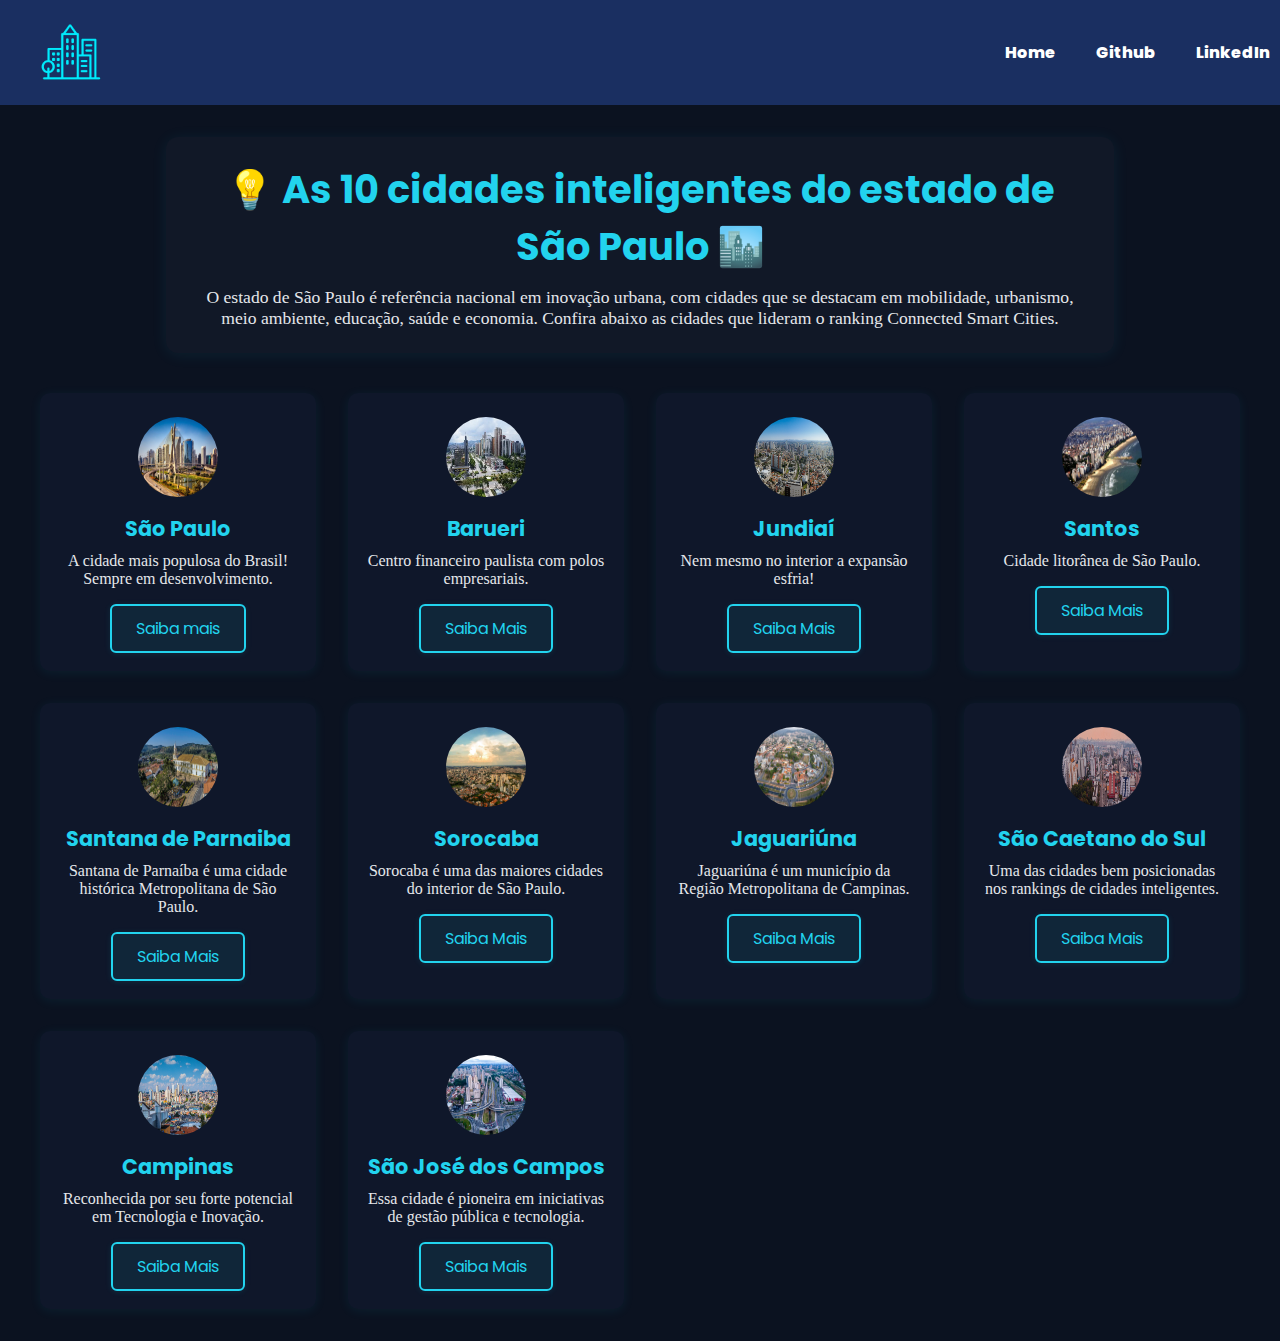
<file: index.html>
<!DOCTYPE html>
<html lang="pt-br">

<head>
    <meta charset="UTF-8">
    <meta name="viewport" content="width=device-width, initial-scale=1.0">
    <meta http-equiv="X-UA compatible" content="ie=edge" />
    <meta http-equiv="X-UA compatible" content="IE=7" />
    <meta name="Author" content="Eduado" />
    <meta name="description" content="As 10 cidades mais inteligentes do estado de são paulo" />
    <meta name="keywords" content="Cidades, Inteligentes, São Paulo" />
    <meta name="robots" content="index, follow" />
    <link rel="shortcut icon" type="image/x-icon" href="img\Icone de cidade.png" />
    <link rel="stylesheet" href="styles/style.css" />
    <link rel="preconnect" href="https://fonts.googleapis.com">
    <link rel="preconnect" href="https://fonts.gstatic.com" crossorigin>
    <link
        href="https://fonts.googleapis.com/css2?family=Bebas+Neue&family=Poppins:ital,wght@0,100;0,200;0,300;0,400;0,500;0,600;0,700;0,800;0,900;1,100;1,200;1,300;1,400;1,500;1,600;1,700;1,800;1,900&display=swap"
        rel="stylesheet">
    <title>Cidades Inteligentes</title>
</head>

<body>
    <header>
        <div class="navbar">
            <div class="navheader">
                <img src="img/Logo Azul.png" />
                <div class="menu">
                    <div><a href="index.html">Home</a></div>
                    <div><a href="https://github.com/Xcode-sketch">Github</a></div>
                    <div><a href="https://www.linkedin.com/in/eduardo-barbosa-silva-896635363">LinkedIn</a></div>
                </div>
            </div>
        </div>
    </header>
    <main>
        <section class="intro">
            <h1>💡 As 10 cidades inteligentes do estado de São Paulo 🏙️</h1>
            <p>O estado de São Paulo é referência nacional em inovação urbana, com cidades que se destacam em
                mobilidade, urbanismo, meio ambiente, educação, saúde e economia. Confira abaixo as cidades que lideram
                o ranking Connected Smart Cities.</p>
        </section>
        <section class="city-list">
            <div class="city-grid">
                <div class="city-card">
                    <div class="city-img"><img src="img/sao_paulo.jpg" /></div>
                    <h2 class="city-title">São Paulo</h2>
                    <p class="city-desc">A cidade mais populosa do Brasil! Sempre em desenvolvimento.</p>
                    <a href="saopaulo.html" class="city-btn">Saiba mais</a>
                </div>
                <div class="city-card">
                    <div class="city-img"><img src="img/barueri.jpg" /></div>
                    <h2 class="city-title">Barueri</h2>
                    <p class="city-desc">Centro financeiro paulista com polos empresariais.</p>
                    <a href="barueri.html" class="city-btn">Saiba Mais</a>
                </div>
                <div class="city-card">
                    <div class="city-img"><img src="img/jundiai-visao-de-cima.jpg" /></div>
                    <h2 class="city-title">Jundiaí</h2>
                    <p class="city-desc">Nem mesmo no interior a expansão esfria!</p>
                    <a href="jundiai.html" class="city-btn">Saiba Mais</a>
                </div>
                <div class="city-card">
                    <div class="city-img"><img src="img/santos-visao-de-cima.jpg" /></div>
                    <h2 class="city-title">Santos</h2>
                    <p class="city-desc">Cidade litorânea de São Paulo.</p>
                    <a href="santos.html" class="city-btn">Saiba Mais</a>
                </div>
                <div class="city-card">
                    <div class="city-img"><img src="img/santana-de-parnaiba-sp.jpg" /></div>
                    <h2 class="city-title">Santana de Parnaiba</h2>
                    <p class="city-desc">Santana de Parnaíba é uma cidade histórica Metropolitana de São Paulo.</p>
                    <a href="santanadeparnaiba.html" class="city-btn">Saiba Mais</a>
                </div>
                <div class="city-card">
                    <div class="city-img"><img src="img/sorocaba-sp-to-de-passagem-1.jpg" /></div>
                    <h2 class="city-title">Sorocaba</h2>
                    <p class="city-desc">Sorocaba é uma das maiores cidades do interior de São Paulo.</p>
                    <a href="sorocaba.html" class="city-btn">Saiba Mais</a>
                </div>
                <div class="city-card">
                    <div class="city-img"><img src="img/jaguariuna-visao-de-cima.jpg" /></div>
                    <h2 class="city-title">Jaguariúna</h2>
                    <p class="city-desc">Jaguariúna é um município da Região Metropolitana de Campinas.</p>
                    <a href="jaguariuna.html" class="city-btn">Saiba Mais</a>
                </div>
                <div class="city-card">
                    <div class="city-img"><img src="img/saocaetanodosul.jpg" /></div>
                    <h2 class="city-title">São Caetano do Sul</h2>
                    <p class="city-desc">Uma das cidades bem posicionadas nos rankings de cidades inteligentes.</p>
                    <a href="saocaetano.html" class="city-btn">Saiba Mais</a>
                </div>
                <div class="city-card">
                    <div class="city-img"><img src="img/campinas.jpg" /></div>
                    <h2 class="city-title">Campinas</h2>
                    <p class="city-desc">Reconhecida por seu forte potencial em Tecnologia e Inovação.</p>
                    <a href="campinas.html" class="city-btn">Saiba Mais</a>
                </div>
                <div class="city-card">
                    <div class="city-img"><img src="img/sao-jose-campos.jpg" /></div>
                    <h2 class="city-title">São José dos Campos</h2>
                    <p class="city-desc">Essa cidade é pioneira em iniciativas de gestão pública e tecnologia.</p>
                    <a href="saojosedoscampos.html" class="city-btn">Saiba Mais</a>
                </div>
            </div>
        </section>
    </main>
</body>

</html>
</file>
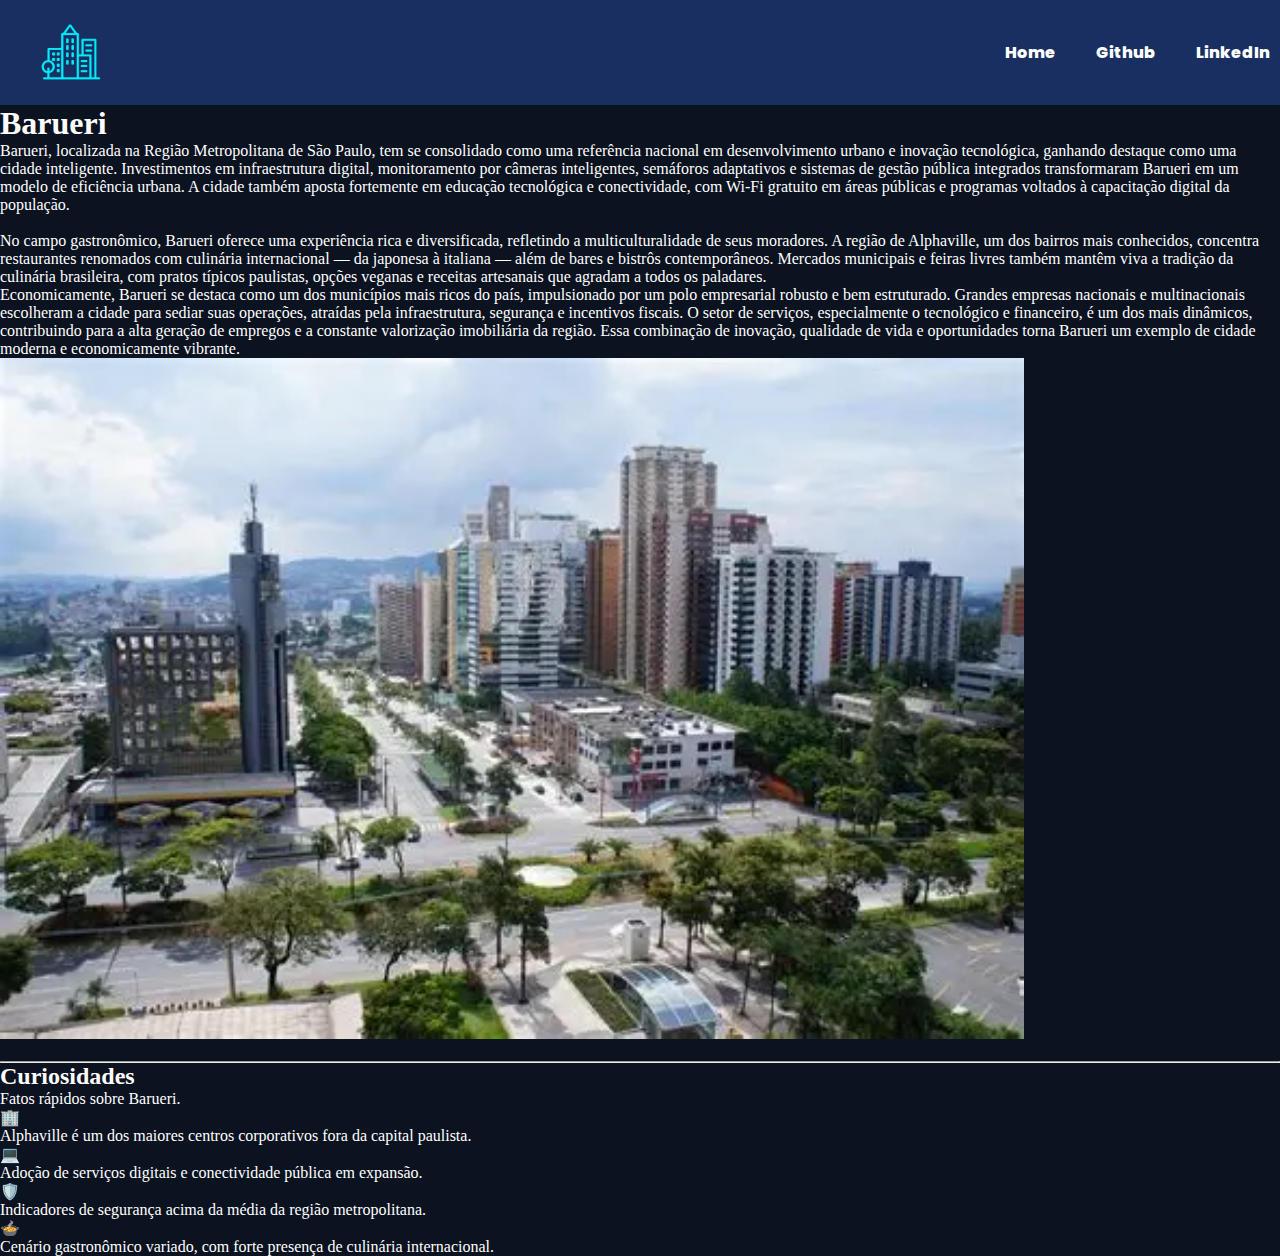
<file: barueri.html>
<!DOCTYPE html>
<html lang="pt-br">

<head>
    <meta charset="UTF-8" />
    <meta name="viewport" content="width=device-width, initial-scale=1.0" />
    <meta http-equiv="Content-Type" content="text/html; charset=UTF-8" <meta http-equiv="X-UA compatible"
        content="ie=edge" />
    <meta http-equiv="X-UA compatible" content="IE=7" />
    <meta name="Author" content="Eduardo Barbosa Silva" />
    <meta name="keywords" content="Cidades inteligentes, Cidades, Barueri" />
    <meta name="description" content="Barueri é umas das cidades inteligentes da grande são paulo" />
    <meta name="robots" content="barueri, follow" />
    <link rel="shortcut icon" href="img/Icone de cidade.png" type="image/x-icon">
    <link rel="stylesheet" href="styles/style.css">
    <link rel="preconnect" href="https://fonts.googleapis.com">
    <link rel="preconnect" href="https://fonts.gstatic.com" crossorigin>
    <link
        href="https://fonts.googleapis.com/css2?family=Bebas+Neue&family=Poppins:ital,wght@0,100;0,200;0,300;0,400;0,500;0,600;0,700;0,800;0,900;1,100;1,200;1,300;1,400;1,500;1,600;1,700;1,800;1,900&display=swap"
        rel="stylesheet">
    <title>Barueri</title>
</head>

<body>
    <header>
        <div class="navbar">
            <div class="navheader">
                <img src="img/Logo Azul.png" />
                <div class="menu">
                    <div><a href="index.html">Home</a></div>
                    <div><a href="https://github.com/Xcode-sketch">Github</a></div>
                    <div><a href="https://www.linkedin.com/in/eduardo-barbosa-silva-896635363">LinkedIn</a></div>
                </div>
            </div>
        </div>
    </header>
    <main>
        <section>
            <div class="city-info">
                <div class="city-info-header">
                    <h1 id="title">Barueri</h1>
                </div>
                <div class="city-info-content">
                    <div class="city-info-text">
                        <p>Barueri, localizada na Região Metropolitana de São Paulo, tem se consolidado como uma
                            referência nacional
                            em desenvolvimento urbano e inovação tecnológica, ganhando destaque como uma cidade
                            inteligente.
                            Investimentos em infraestrutura digital, monitoramento por câmeras inteligentes, semáforos
                            adaptativos e
                            sistemas de gestão pública integrados transformaram Barueri em um modelo de eficiência
                            urbana. A cidade
                            também aposta fortemente em educação tecnológica e conectividade, com Wi-Fi gratuito em
                            áreas públicas e
                            programas voltados à capacitação digital da população.</p>
                        <br>
                        <p>No campo gastronômico, Barueri oferece uma experiência rica e diversificada, refletindo a
                            multiculturalidade de seus moradores. A região de Alphaville, um dos bairros mais
                            conhecidos, concentra
                            restaurantes renomados com culinária internacional — da japonesa à italiana — além de bares
                            e bistrôs
                            contemporâneos. Mercados municipais e feiras livres também mantêm viva a tradição da
                            culinária
                            brasileira, com pratos típicos paulistas, opções veganas e receitas artesanais que agradam a
                            todos os
                            paladares.</p>
                        <p>Economicamente, Barueri se destaca como um dos municípios mais ricos do país, impulsionado
                            por um polo
                            empresarial robusto e bem estruturado. Grandes empresas nacionais e multinacionais
                            escolheram a cidade
                            para sediar suas operações, atraídas pela infraestrutura, segurança e incentivos fiscais. O
                            setor de
                            serviços, especialmente o tecnológico e financeiro, é um dos mais dinâmicos, contribuindo
                            para a alta
                            geração de empregos e a constante valorização imobiliária da região. Essa combinação de
                            inovação,
                            qualidade de vida e oportunidades torna Barueri um exemplo de cidade moderna e
                            economicamente vibrante.
                        </p>
                    </div>
                    <div class="city-image">
                        <img src="img/barueri.jpg"
                            alt="A imagem mostra uma vista panorâmica da cidade de Barueri, com destaque para a região de Alphaville. Em primeiro plano, há uma ampla avenida com canteiros centrais arborizados e várias faixas de tráfego, ladeada por prédios comerciais e residenciais de médio a alto padrão. À esquerda, observa-se um edifício moderno com fachada espelhada e estrutura imponente, ao lado de uma estação de transporte urbano com cobertura transparente. Ao fundo, a paisagem urbana é composta por diversos arranha-céus de cores variadas, refletindo um ambiente moderno e verticalizado. O céu está parcialmente nublado, com nuvens brancas e cinzas, sugerindo clima ameno. As ruas estão limpas e bem organizadas, com presença de áreas verdes e árvores ao longo das calçadas, transmitindo uma sensação de urbanização planejada e desenvolvimento econômico."
                            width="1024px" />
                    </div>
                </div>
                <br>
                <hr>
            </div>

        </section>
    </main>
    <section class="facts">
        <div class="facts-header">
            <h2>Curiosidades</h2>
            <p>Fatos rápidos sobre Barueri.</p>
        </div>
        <div class="facts-grid">
            <div class="fact-card"><span class="icon">🏢</span>
                <div class="text">Alphaville é um dos maiores centros corporativos fora da capital paulista.</div>
            </div>
            <div class="fact-card"><span class="icon">💻</span>
                <div class="text">Adoção de serviços digitais e conectividade pública em expansão.</div>
            </div>
            <div class="fact-card"><span class="icon">🛡️</span>
                <div class="text">Indicadores de segurança acima da média da região metropolitana.</div>
            </div>
            <div class="fact-card"><span class="icon">🍲</span>
                <div class="text">Cenário gastronômico variado, com forte presença de culinária internacional.</div>
            </div>
        </div>
    </section>
    <footer></footer>
</body>

</html>
</file>
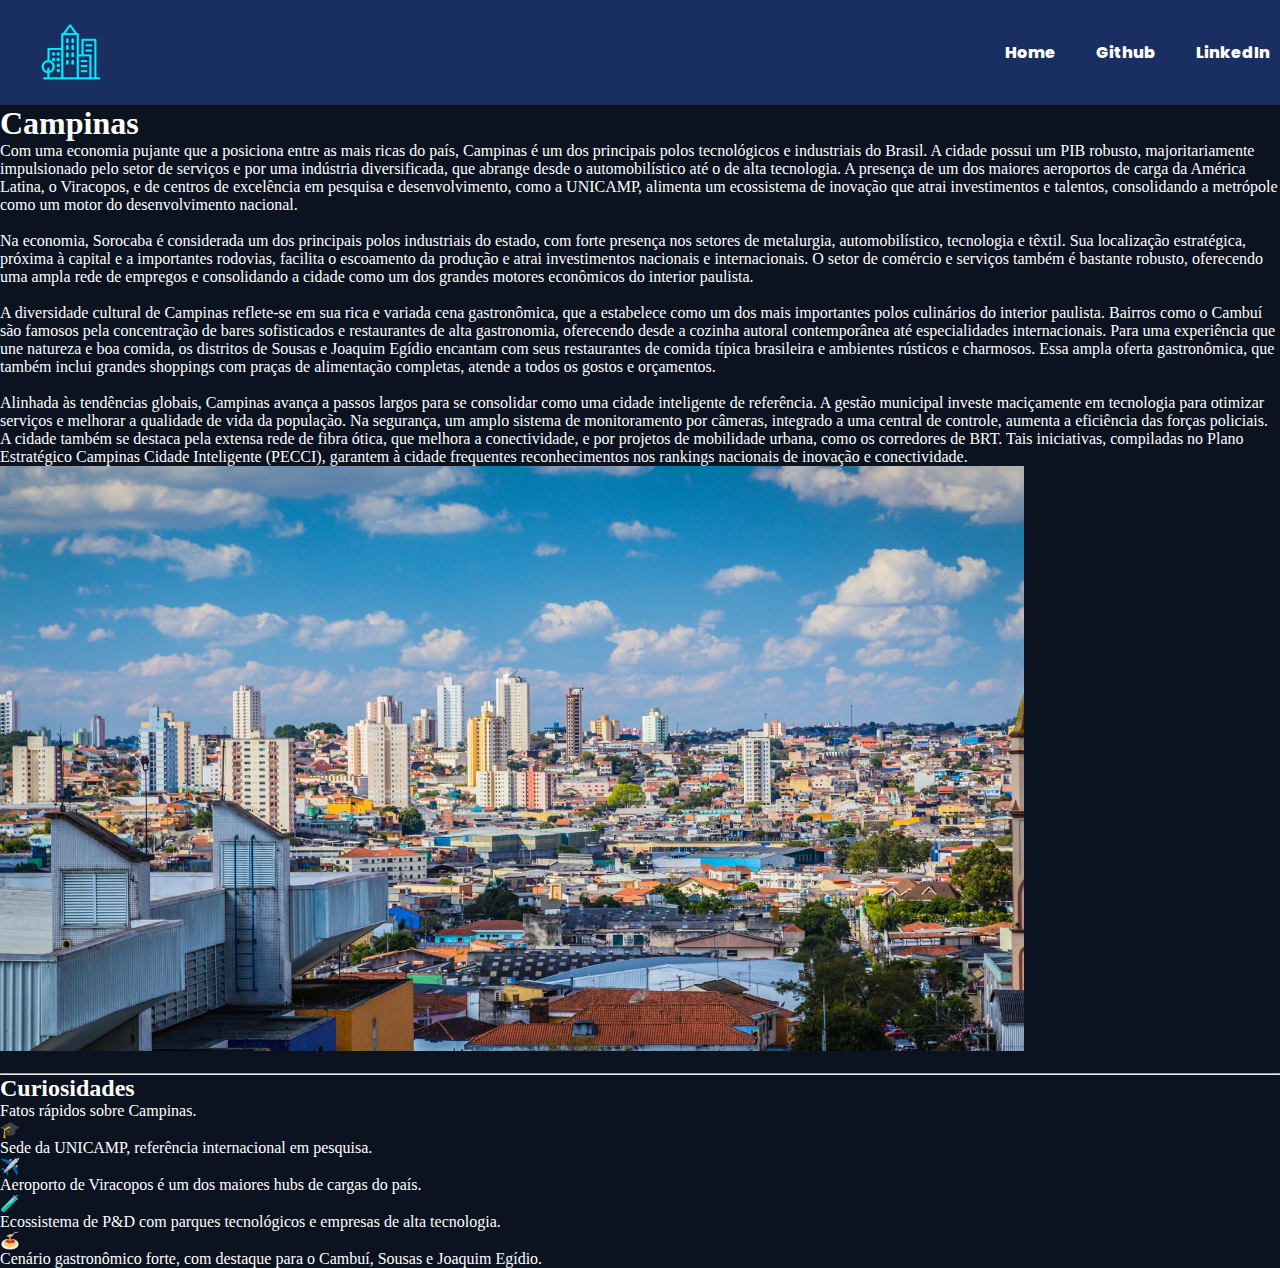
<file: campinas.html>
<!DOCTYPE html>
<html lang="pt-br">

<head>
    <meta charset="UTF-8" />
    <meta name="viewport" content="width=device-width, initial-scale=1.0" />
    <meta http-equiv="X-UA compatible" content="ie=edge" />
    <meta http-equiv="X-UA compatible" content="IE=7" />
    <meta name="Author" content="Eduardo Barbosa Silva" />
    <meta name="keywords" content="Sorocaba, São Paulo, Cidades inteligentes" />
    <meta name="robots" content="sorocaba, follow" />
    <meta name="description"
        content="Sorocaba é uma cidade do interior de São Paulo, que vem ganhando muita atenção nas redes sociais ultimamente" />
    <link rel="stylesheet" href="styles/style.css" />
    <link rel="shortcut icon" href="img/Icone de cidade.png" type="image/x-icon" />
    <link rel="preconnect" href="https://fonts.googleapis.com">
    <link rel="preconnect" href="https://fonts.gstatic.com" crossorigin>
    <link
        href="https://fonts.googleapis.com/css2?family=Bebas+Neue&family=Poppins:ital,wght@0,100;0,200;0,300;0,400;0,500;0,600;0,700;0,800;0,900;1,100;1,200;1,300;1,400;1,500;1,600;1,700;1,800;1,900&display=swap"
        rel="stylesheet" />
    <title>Sorocaba</title>
</head>

<body>
    <header>
        <div class="navbar">
            <div class="navheader">
                <img src="img/Logo Azul.png" />
                <div class="menu">
                    <div><a href="index.html">Home</a></div>
                    <div><a href="https://github.com/Xcode-sketch">Github</a></div>
                    <div><a href="https://www.linkedin.com/in/eduardo-barbosa-silva-896635363">LinkedIn</a></div>
                </div>
            </div>
        </div>
    </header>
    <main>
        <section>
            <div class="city-info">
                <div class="city-info-header">
                    <h1>Campinas</h1>
                </div>
                <div class="city-info-content">
                    <div class="city-info-text">
                        <p>Com uma economia pujante que a posiciona entre as mais ricas do país, Campinas é um dos
                            principais polos tecnológicos e industriais do Brasil. A cidade possui um PIB robusto,
                            majoritariamente impulsionado pelo setor de serviços e por uma indústria diversificada, que
                            abrange desde o automobilístico até o de alta tecnologia. A presença de um dos maiores
                            aeroportos de carga da América Latina, o Viracopos, e de centros de excelência em pesquisa e
                            desenvolvimento, como a UNICAMP, alimenta um ecossistema de inovação que atrai investimentos
                            e talentos, consolidando a metrópole como um motor do desenvolvimento nacional.</p>
                        <br>
                        <p>Na economia, Sorocaba é considerada um dos principais polos industriais do estado, com forte
                            presença nos setores de metalurgia, automobilístico, tecnologia e têxtil. Sua localização
                            estratégica, próxima à capital e a importantes rodovias, facilita o escoamento da produção e
                            atrai investimentos nacionais e internacionais. O setor de comércio e serviços também é
                            bastante
                            robusto, oferecendo uma ampla rede de empregos e consolidando a cidade como um dos grandes
                            motores econômicos do interior paulista.</p>
                        <br>
                        <p>A diversidade cultural de Campinas reflete-se em sua rica e variada cena gastronômica, que a
                            estabelece como um dos mais importantes polos culinários do interior paulista. Bairros como
                            o Cambuí são famosos pela concentração de bares sofisticados e restaurantes de alta
                            gastronomia, oferecendo desde a cozinha autoral contemporânea até especialidades
                            internacionais. Para uma experiência que une natureza e boa comida, os distritos de Sousas e
                            Joaquim Egídio encantam com seus restaurantes de comida típica brasileira e ambientes
                            rústicos e charmosos. Essa ampla oferta gastronômica, que também inclui grandes shoppings
                            com praças de alimentação completas, atende a todos os gostos e orçamentos.</p>
                        <br>
                        <p>Alinhada às tendências globais, Campinas avança a passos largos para se consolidar como uma
                            cidade inteligente de referência. A gestão municipal investe maciçamente em tecnologia para
                            otimizar serviços e melhorar a qualidade de vida da população. Na segurança, um amplo
                            sistema de monitoramento por câmeras, integrado a uma central de controle, aumenta a
                            eficiência das forças policiais. A cidade também se destaca pela extensa rede de fibra
                            ótica, que melhora a conectividade, e por projetos de mobilidade urbana, como os corredores
                            de BRT. Tais iniciativas, compiladas no Plano Estratégico Campinas Cidade Inteligente
                            (PECCI), garantem à cidade frequentes reconhecimentos nos rankings nacionais de inovação e
                            conectividade.
                        </p>
                    </div>
                    <div class="city-image">
                        <img src="img/campinas.jpg" alt="" width="1024px" />
                    </div>
                </div>
                <br>
                <hr>
            </div>
        </section>
    </main>
    <section class="facts">
        <div class="facts-header">
            <h2>Curiosidades</h2>
            <p>Fatos rápidos sobre Campinas.</p>
        </div>
        <div class="facts-grid">
            <div class="fact-card"><span class="icon">🎓</span>
                <div class="text">Sede da UNICAMP, referência internacional em pesquisa.</div>
            </div>
            <div class="fact-card"><span class="icon">✈️</span>
                <div class="text">Aeroporto de Viracopos é um dos maiores hubs de cargas do país.</div>
            </div>
            <div class="fact-card"><span class="icon">🧪</span>
                <div class="text">Ecossistema de P&D com parques tecnológicos e empresas de alta tecnologia.</div>
            </div>
            <div class="fact-card"><span class="icon">🍝</span>
                <div class="text">Cenário gastronômico forte, com destaque para o Cambuí, Sousas e Joaquim Egídio.</div>
            </div>
        </div>
    </section>
    <footer></footer>
</body>

</html>
</file>
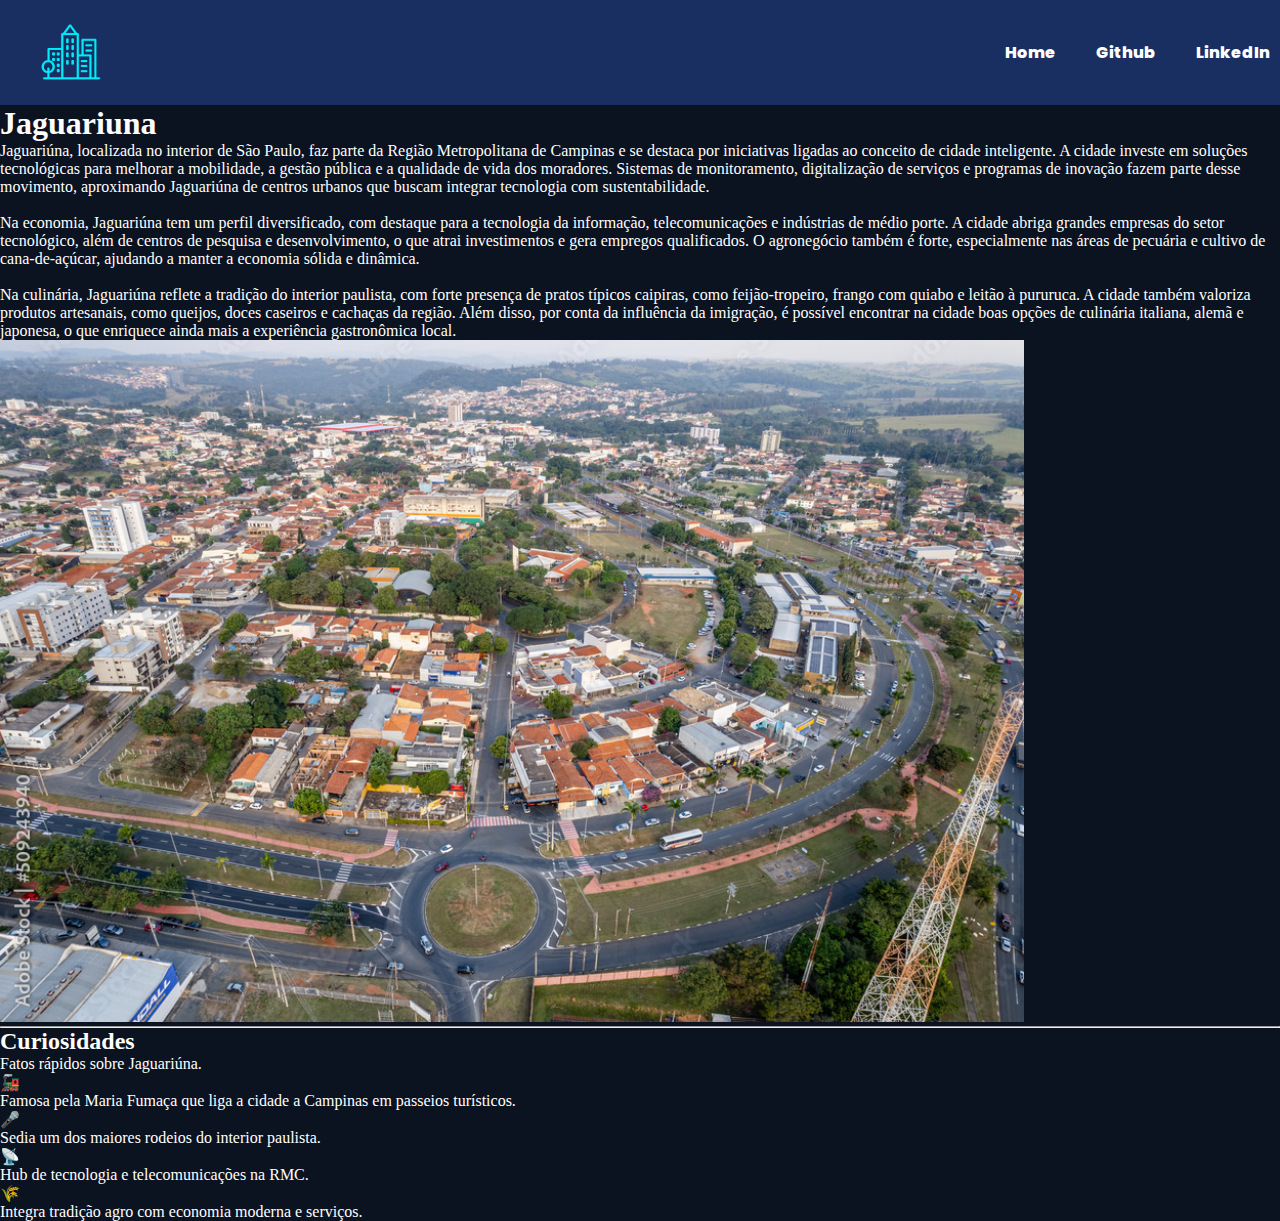
<file: jaguariuna.html>
<!DOCTYPE html>
<html lang="pt-br">

<head>
    <meta charset="UTF-8" />
    <meta name="viewport" content="width=device-width, initial-scale=1.0" />
    <meta http-equiv="X-UA compatible" content="ie=edge" />
    <meta http-equiv="X-UA compatible" content="IE=7" />
    <meta name="author" content="Eduardo Barbosa Silva" />
    <meta name="keywords" content="Jaguariuna, São Paulo, Cidades Inteligente" />
    <meta name="description"
        content="A cidade de Jaguariuna é mais uma das cidades inteligente do estado de São Paulo, segurando uma boa posição no ranking" />
    <meta name="robots" content="jaguariuna, follow" />
    <link rel="stylesheet" href="styles/style.css" />
    <link rel="shortcut icon" href="img/Icone de cidade.png" type="image/x-icon">
    <link rel="preconnect" href="https://fonts.googleapis.com">
    <link rel="preconnect" href="https://fonts.gstatic.com" crossorigin>
    <link
        href="https://fonts.googleapis.com/css2?family=Bebas+Neue&family=Poppins:ital,wght@0,100;0,200;0,300;0,400;0,500;0,600;0,700;0,800;0,900;1,100;1,200;1,300;1,400;1,500;1,600;1,700;1,800;1,900&display=swap"
        rel="stylesheet">
    <title>Jaguariuna</title>
</head>

<body>
    <header>
        <div class="navbar">
            <div class="navheader">
                <img src="img/Logo Azul.png" />
                <div class="menu">
                    <div><a href="index.html">Home</a></div>
                    <div><a href="https://github.com/Xcode-sketch">Github</a></div>
                    <div><a href="https://www.linkedin.com/in/eduardo-barbosa-silva-896635363">LinkedIn</a></div>
                </div>
            </div>
        </div>
    </header>
    <main>
        <section>
            <div class="city-info">
                <div class="city-info-header">
                    <h1>Jaguariuna</h1>
                </div>
                <div class="city-info-content">
                    <div class="city-info-text">
                        <p>Jaguariúna, localizada no interior de São Paulo, faz parte da Região Metropolitana de
                            Campinas e
                            se destaca por iniciativas ligadas ao conceito de cidade inteligente. A cidade investe em
                            soluções tecnológicas para melhorar a mobilidade, a gestão pública e a qualidade de vida dos
                            moradores. Sistemas de monitoramento, digitalização de serviços e programas de inovação
                            fazem
                            parte desse movimento, aproximando Jaguariúna de centros urbanos que buscam integrar
                            tecnologia
                            com sustentabilidade.</p>
                        <br>
                        <p>Na economia, Jaguariúna tem um perfil diversificado, com destaque para a tecnologia da
                            informação, telecomunicações e indústrias de médio porte. A cidade abriga grandes empresas
                            do
                            setor tecnológico, além de centros de pesquisa e desenvolvimento, o que atrai investimentos
                            e
                            gera empregos qualificados. O agronegócio também é forte, especialmente nas áreas de
                            pecuária e
                            cultivo de cana-de-açúcar, ajudando a manter a economia sólida e dinâmica.</p>
                        <br>
                        <p>Na culinária, Jaguariúna reflete a tradição do interior paulista, com forte presença de
                            pratos
                            típicos caipiras, como feijão-tropeiro, frango com quiabo e leitão à pururuca. A cidade
                            também
                            valoriza produtos artesanais, como queijos, doces caseiros e cachaças da região. Além disso,
                            por
                            conta da influência da imigração, é possível encontrar na cidade boas opções de culinária
                            italiana, alemã e japonesa, o que enriquece ainda mais a experiência gastronômica local.</p>
                    </div>
                    <div class="city-image">
                        <img src="img/jaguariuna-visao-de-cima.jpg"
                            alt="No centro da foto há uma grande rotatória, com ruas asfaltadas largas e bem organizadas, cercadas por canteiros com grama e palmeiras. Ao redor da rotatória e das vias principais, existem casas térreas de telhados vermelhos, prédios baixos e algumas construções mais modernas, como edifícios comerciais e residenciais.

Mais ao fundo, a cidade se espalha com um misto de áreas urbanas e verdes, mostrando bairros residenciais, escolas, prédios públicos e espaços arborizados. No horizonte, é possível ver colinas e áreas rurais, o que reforça o contraste entre a urbanização e o ambiente natural do interior paulista."
                            width="1024px" />
                    </div>
                </div>
                <hr>
            </div>
        </section>
    </main>
    <section class="facts">
        <div class="facts-header">
            <h2>Curiosidades</h2>
            <p>Fatos rápidos sobre Jaguariúna.</p>
        </div>
        <div class="facts-grid">
            <div class="fact-card"><span class="icon">🚂</span>
                <div class="text">Famosa pela Maria Fumaça que liga a cidade a Campinas em passeios turísticos.</div>
            </div>
            <div class="fact-card"><span class="icon">🎤</span>
                <div class="text">Sedia um dos maiores rodeios do interior paulista.</div>
            </div>
            <div class="fact-card"><span class="icon">📡</span>
                <div class="text">Hub de tecnologia e telecomunicações na RMC.</div>
            </div>
            <div class="fact-card"><span class="icon">🌾</span>
                <div class="text">Integra tradição agro com economia moderna e serviços.</div>
            </div>
        </div>
    </section>
    <footer></footer>
</body>

</html>
</file>
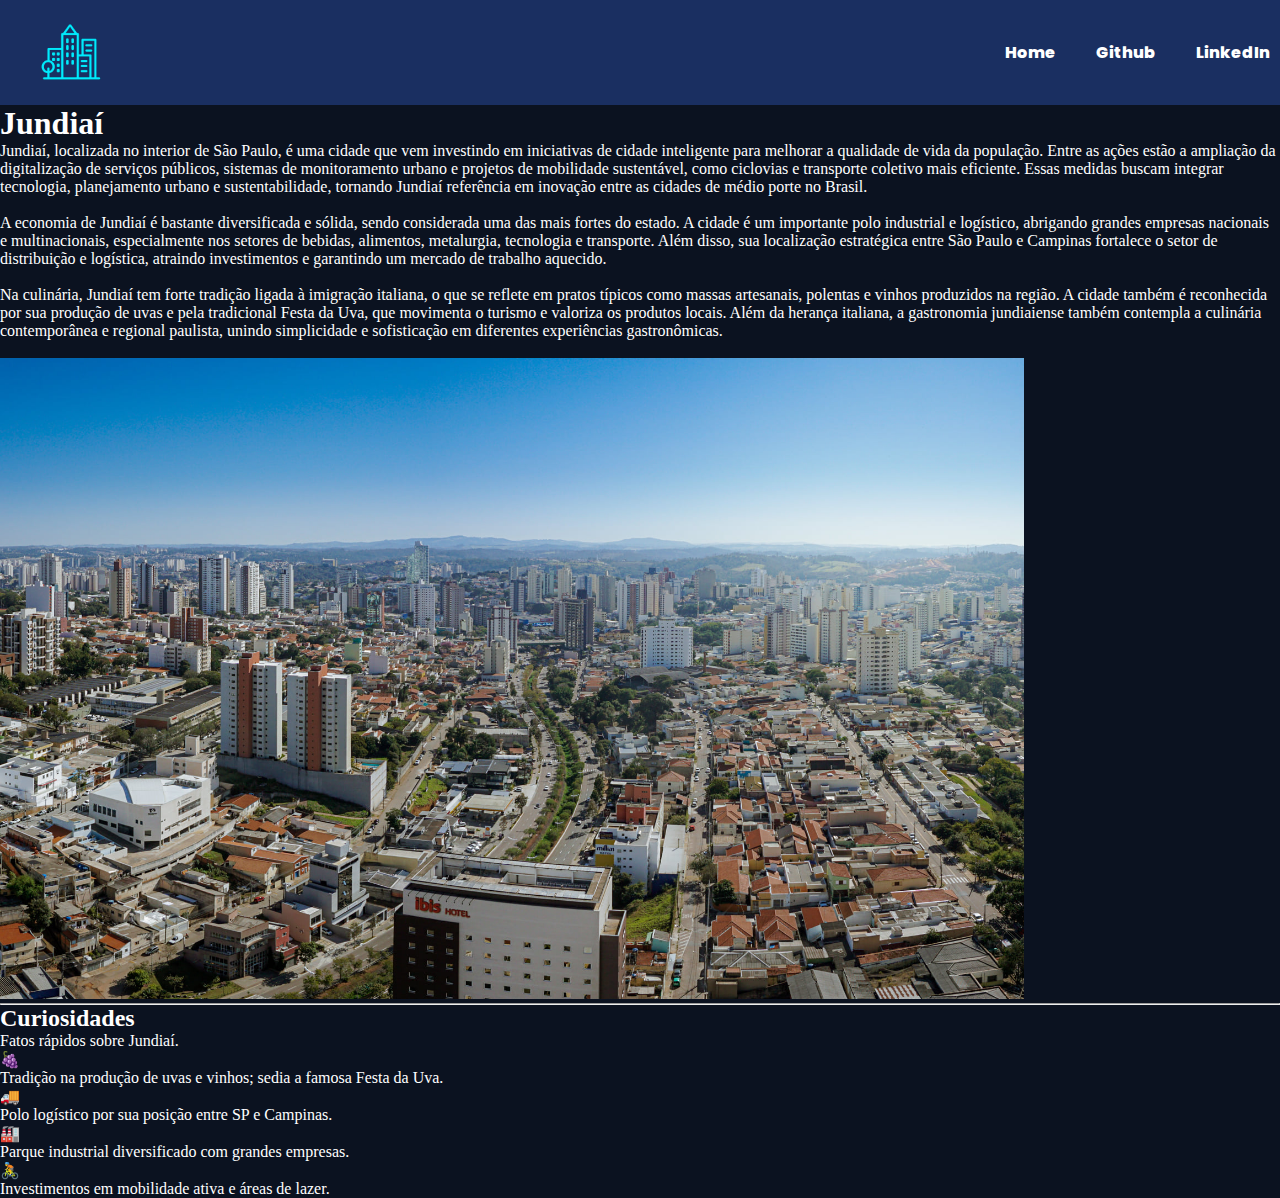
<file: jundiai.html>
<!DOCTYPE html>
<html lang="pt-br">

<head>
    <meta charset="UTF-8" />
    <meta name="viewport" content="width=device-width, initial-scale=1.0" />
    <meta http-equiv="X-UA compatible" content="ie=edge" />
    <meta http-equiv="X-UA compatible" content="IE=7" />
    <meta name="author" content="Eduardo Barbosa Silva" />
    <meta name="keywords" content="Jundiaí, Cidades Inteligentes, São Paulo" />
    <meta name="robots" content="jundiai, follow" />
    <meta name="description"
        content="A cidade de Jundiaí se destaca por se localizar no interior de São Paulo, mas não deixa a desejar no cenário de cidades inteligentes" />
    <link rel="stylesheet" href="styles/style.css" />
    <link rel="shortcut icon" href="img/Icone de cidade.png" type="image/x-icon" />
    <link rel="preconnect" href="https://fonts.googleapis.com">
    <link rel="preconnect" href="https://fonts.gstatic.com" crossorigin>
    <link
        href="https://fonts.googleapis.com/css2?family=Bebas+Neue&family=Poppins:ital,wght@0,100;0,200;0,300;0,400;0,500;0,600;0,700;0,800;0,900;1,100;1,200;1,300;1,400;1,500;1,600;1,700;1,800;1,900&display=swap"
        rel="stylesheet">
    <title>Jundiaí</title>
</head>

<body>
    <header>
        <div class="navbar">
            <div class="navheader">
                <img src="img/Logo Azul.png" />
                <div class="menu">
                    <div><a href="index.html">Home</a></div>
                    <div><a href="https://github.com/Xcode-sketch">Github</a></div>
                    <div><a href="https://www.linkedin.com/in/eduardo-barbosa-silva-896635363">LinkedIn</a></div>
                </div>
            </div>
        </div>
    </header>
    <main>
        <section>
            <div class="city-info">
                <div class="city-info-header">
                    <h1>Jundiaí</h1>
                </div>
                <div class="city-info-content">
                    <div class="city-info-text">
                        <p>Jundiaí, localizada no interior de São Paulo, é uma cidade que vem investindo em iniciativas
                            de
                            cidade inteligente para melhorar a qualidade de vida da população. Entre as ações estão a
                            ampliação da digitalização de serviços públicos, sistemas de monitoramento urbano e projetos
                            de
                            mobilidade sustentável, como ciclovias e transporte coletivo mais eficiente. Essas medidas
                            buscam integrar tecnologia, planejamento urbano e sustentabilidade, tornando Jundiaí
                            referência
                            em inovação entre as cidades de médio porte no Brasil.</p>
                        <br>
                        <p>A economia de Jundiaí é bastante diversificada e sólida, sendo considerada uma das mais
                            fortes do
                            estado. A cidade é um importante polo industrial e logístico, abrigando grandes empresas
                            nacionais e multinacionais, especialmente nos setores de bebidas, alimentos, metalurgia,
                            tecnologia e transporte. Além disso, sua localização estratégica entre São Paulo e Campinas
                            fortalece o setor de distribuição e logística, atraindo investimentos e garantindo um
                            mercado de
                            trabalho aquecido.</p>
                        <br>
                        <p>Na culinária, Jundiaí tem forte tradição ligada à imigração italiana, o que se reflete em
                            pratos
                            típicos como massas artesanais, polentas e vinhos produzidos na região. A cidade também é
                            reconhecida por sua produção de uvas e pela tradicional Festa da Uva, que movimenta o
                            turismo e
                            valoriza os produtos locais. Além da herança italiana, a gastronomia jundiaiense também
                            contempla a culinária contemporânea e regional paulista, unindo simplicidade e sofisticação
                            em
                            diferentes experiências gastronômicas.</p>
                        <br>
                    </div>
                    <div class="city-image">
                        <img src="img/jundiai-visao-de-cima.jpg"
                            alt="No centro da foto há uma grande rotatória, por onde passam ruas largas e asfaltadas. Dentro e ao redor dela estão casas de telhados vermelhos, pequenos prédios comerciais e algumas construções modernas. Árvores espalhadas entre as casas dão um aspecto arborizado à região.

    Mais ao fundo, a cidade se estende com um conjunto de bairros residenciais e áreas verdes, intercalados por prédios públicos e estabelecimentos. No horizonte, aparecem colinas e espaços de mata e campo, mostrando a transição entre a zona urbana e o ambiente rural."
                            width="1024px" />
                    </div>
                </div>
                <hr>
            </div>
        </section>
    </main>
    <section class="facts">
        <div class="facts-header">
            <h2>Curiosidades</h2>
            <p>Fatos rápidos sobre Jundiaí.</p>
        </div>
        <div class="facts-grid">
            <div class="fact-card"><span class="icon">🍇</span>
                <div class="text">Tradição na produção de uvas e vinhos; sedia a famosa Festa da Uva.</div>
            </div>
            <div class="fact-card"><span class="icon">🚚</span>
                <div class="text">Polo logístico por sua posição entre SP e Campinas.</div>
            </div>
            <div class="fact-card"><span class="icon">🏭</span>
                <div class="text">Parque industrial diversificado com grandes empresas.</div>
            </div>
            <div class="fact-card"><span class="icon">🚴</span>
                <div class="text">Investimentos em mobilidade ativa e áreas de lazer.</div>
            </div>
        </div>
    </section>
    <footer></footer>
</body>

</html>
</file>
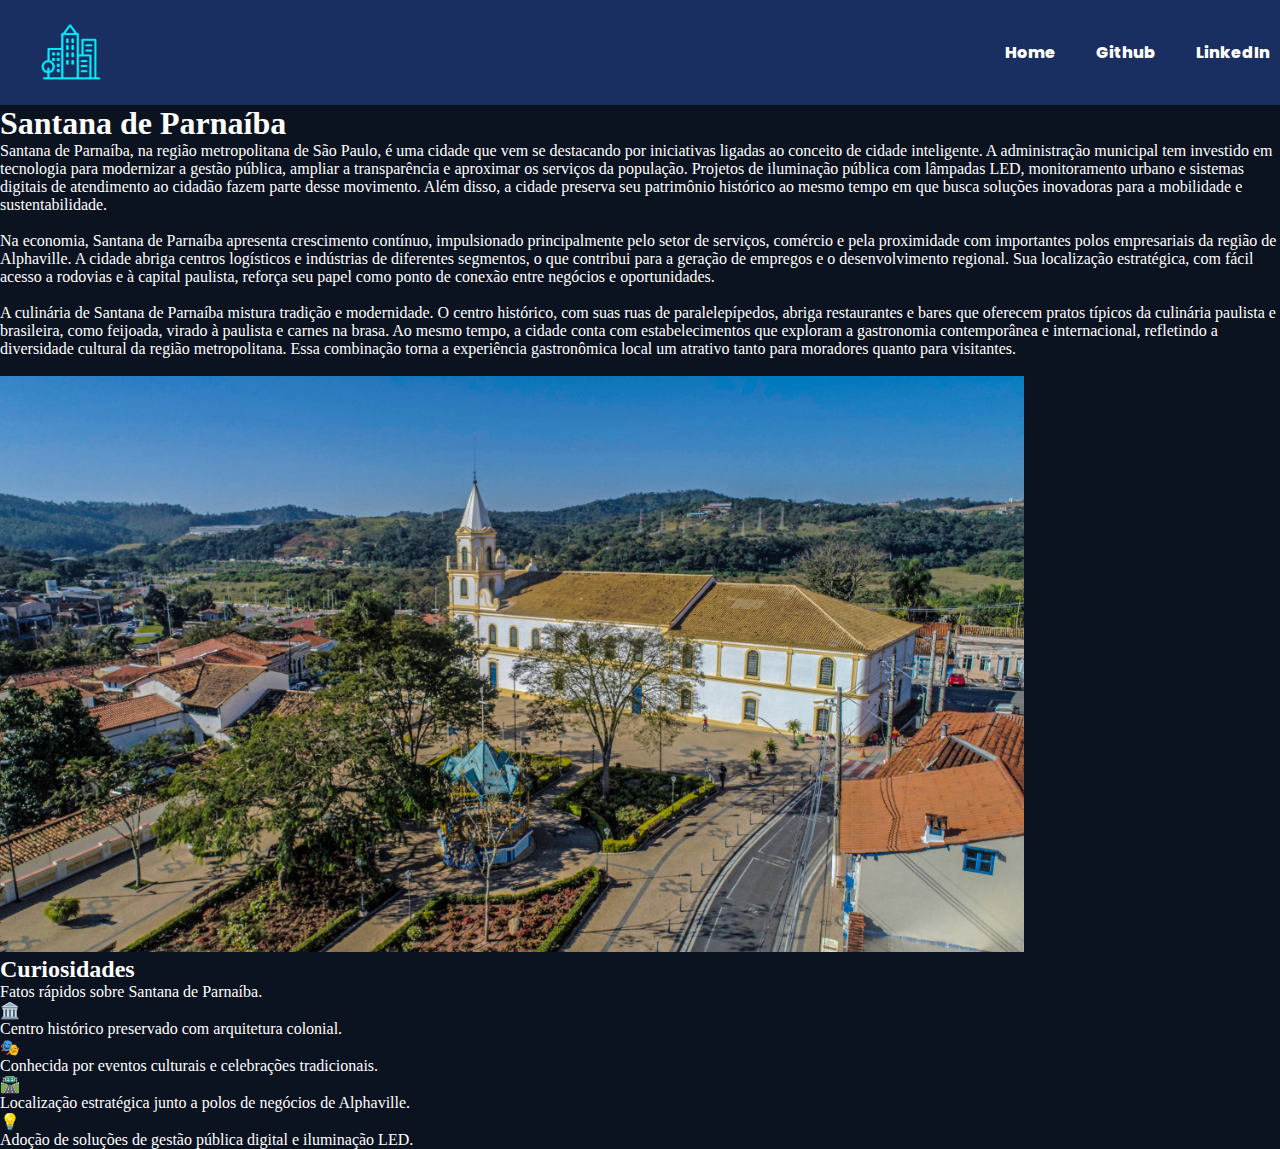
<file: santanadeparnaiba.html>
<!DOCTYPE html>
<html lang="pt-br">

<head>
    <meta charset="UTF-8" />
    <meta name="viewport" content="width=device-width, initial-scale=1.0" />
    <meta http-equiv="X-UA compatible" content="ie=edge" />
    <meta http-equiv="X-UA compatible" content="IE=7" />
    <meta name="Author" content="Eduardo Barbosa Silva" />
    <meta name="keywords" content="Santana de Parnaíba, São Paulo, Cidades Inteligentes" />
    <meta name="robots" content="santanadeparnaiba, follow" />
    <meta name="description" content="Santana de Parnaíba é uma das cidades inteligentes de São Paulo" />
    <link rel="stylesheet" href="styles/style.css" />
    <link rel="shortcut icon" href="img/Icone de cidade.png" type="image/x-icon" />
    <link rel="preconnect" href="https://fonts.googleapis.com">
    <link rel="preconnect" href="https://fonts.gstatic.com" crossorigin>
    <link
        href="https://fonts.googleapis.com/css2?family=Bebas+Neue&family=Poppins:ital,wght@0,100;0,200;0,300;0,400;0,500;0,600;0,700;0,800;0,900;1,100;1,200;1,300;1,400;1,500;1,600;1,700;1,800;1,900&display=swap"
        rel="stylesheet">
    <title>Santana de Parnaíba</title>
</head>

<body>
    <header>
        <div class="navbar">
            <div class="navheader">
                <img src="img/Logo Azul.png" />
                <div class="menu">
                    <div><a href="index.html">Home</a></div>
                    <div><a href="https://github.com/Xcode-sketch">Github</a></div>
                    <div><a href="https://www.linkedin.com/in/eduardo-barbosa-silva-896635363">LinkedIn</a></div>
                </div>
            </div>
        </div>
    </header>
    <main>
        <section>
            <div class="city-info">
                <div class="city-info-header">
                    <h1>Santana de Parnaíba</h1>
                </div>
                <div class="city-info-content">
                    <div class="city-info-text">
                        <p>Santana de Parnaíba, na região metropolitana de São Paulo, é uma cidade que vem se destacando
                            por
                            iniciativas ligadas ao conceito de cidade inteligente. A administração municipal tem
                            investido
                            em tecnologia para modernizar a gestão pública, ampliar a transparência e aproximar os
                            serviços
                            da população. Projetos de iluminação pública com lâmpadas LED, monitoramento urbano e
                            sistemas
                            digitais de atendimento ao cidadão fazem parte desse movimento. Além disso, a cidade
                            preserva
                            seu patrimônio histórico ao mesmo tempo em que busca soluções inovadoras para a mobilidade e
                            sustentabilidade.</p>
                        <br>
                        <p>Na economia, Santana de Parnaíba apresenta crescimento contínuo, impulsionado principalmente
                            pelo
                            setor de serviços, comércio e pela proximidade com importantes polos empresariais da região
                            de
                            Alphaville. A cidade abriga centros logísticos e indústrias de diferentes segmentos, o que
                            contribui para a geração de empregos e o desenvolvimento regional. Sua localização
                            estratégica,
                            com fácil acesso a rodovias e à capital paulista, reforça seu papel como ponto de conexão
                            entre
                            negócios e oportunidades.</p>
                        <br>
                        <p>A culinária de Santana de Parnaíba mistura tradição e modernidade. O centro histórico, com
                            suas
                            ruas de paralelepípedos, abriga restaurantes e bares que oferecem pratos típicos da
                            culinária
                            paulista e brasileira, como feijoada, virado à paulista e carnes na brasa. Ao mesmo tempo, a
                            cidade conta com estabelecimentos que exploram a gastronomia contemporânea e internacional,
                            refletindo a diversidade cultural da região metropolitana. Essa combinação torna a
                            experiência
                            gastronômica local um atrativo tanto para moradores quanto para visitantes.</p>
                        <br>
                    </div>
                    <div class="city-image">
                        <img src="img/santana-de-parnaiba-sp.jpg"
                            alt="A imagem mostra uma vista aérea do centro histórico de Santana de Parnaíba, em São Paulo.

    No centro da foto está uma igreja colonial grande, de paredes brancas com detalhes amarelos e telhado de barro, acompanhada de uma torre com relógio e campanário. Em frente à igreja, há uma praça arborizada, com jardins bem cuidados, caminhos de pedra e um coreto azul no meio.

    Ao redor da praça, aparecem casas antigas com telhados de barro e fachadas simples, preservando o estilo histórico da cidade. No fundo da imagem, vê-se uma área verde com colinas e árvores, mostrando o contraste entre o patrimônio cultural e a natureza do entorno."
                            width="1024px" />
                    </div>
                </div>
            </div>
        </section>
    </main>
    <section class="facts">
        <div class="facts-header">
            <h2>Curiosidades</h2>
            <p>Fatos rápidos sobre Santana de Parnaíba.</p>
        </div>
        <div class="facts-grid">
            <div class="fact-card"><span class="icon">🏛️</span>
                <div class="text">Centro histórico preservado com arquitetura colonial.</div>
            </div>
            <div class="fact-card"><span class="icon">🎭</span>
                <div class="text">Conhecida por eventos culturais e celebrações tradicionais.</div>
            </div>
            <div class="fact-card"><span class="icon">🛣️</span>
                <div class="text">Localização estratégica junto a polos de negócios de Alphaville.</div>
            </div>
            <div class="fact-card"><span class="icon">💡</span>
                <div class="text">Adoção de soluções de gestão pública digital e iluminação LED.</div>
            </div>
        </div>
    </section>
    <footer></footer>
</body>

</html>
</file>
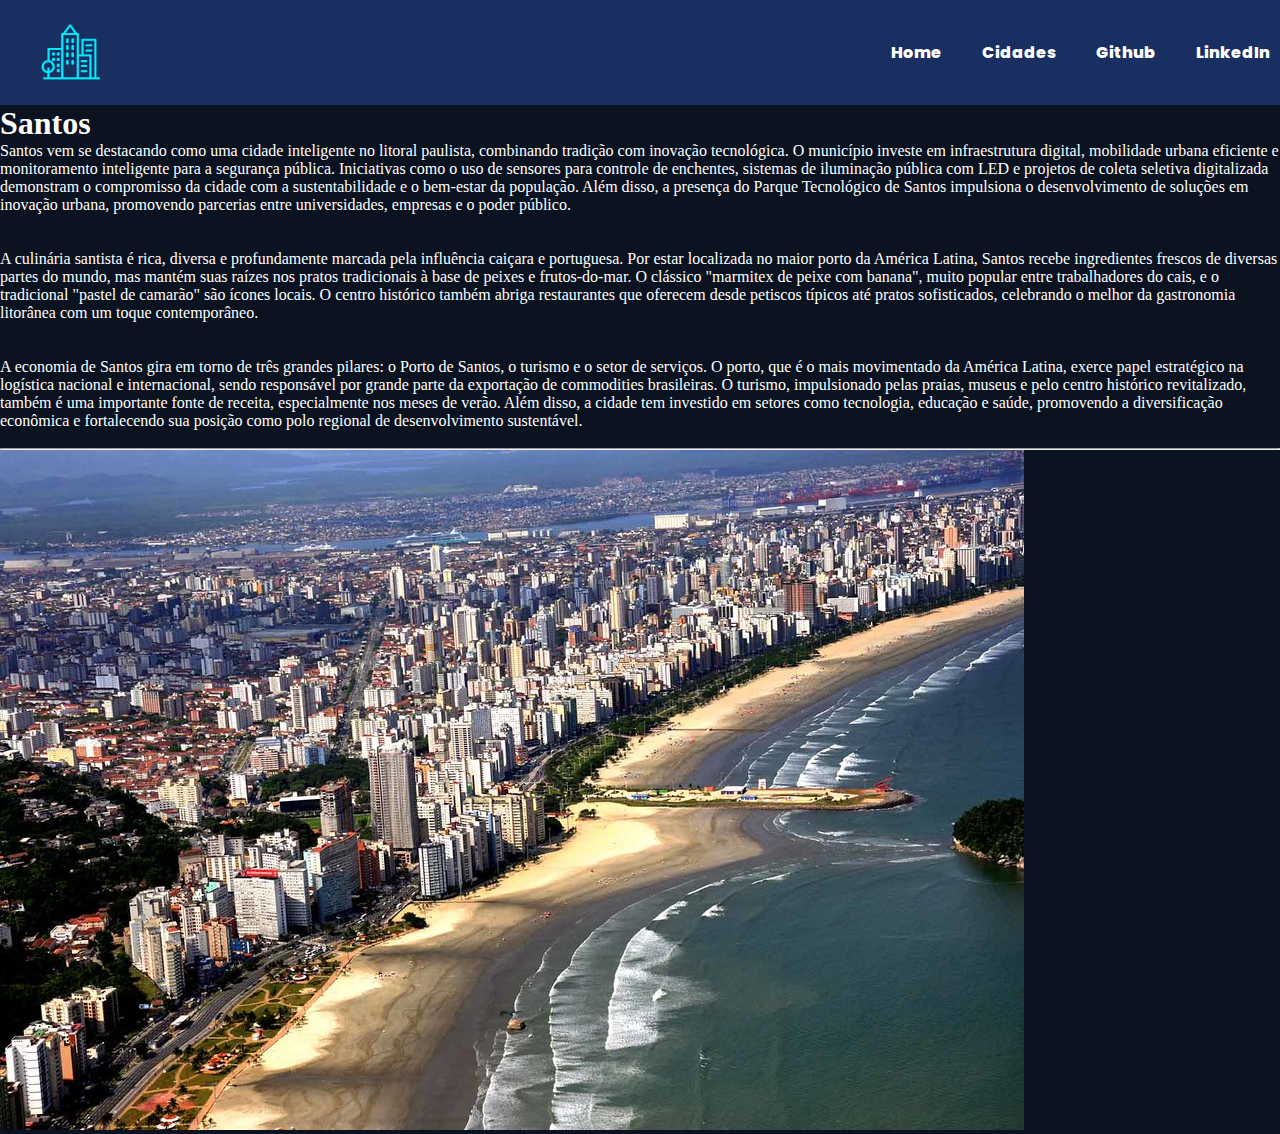
<file: santos.html>
<!DOCTYPE html>
<html lang="pt-br">

<head>
    <meta charset="UTF-8" />
    <meta name="viewport" content="width=device-width, initial-scale=1.0" />
    <meta http-equiv="X-UA compatible" content="ie=edge" />
    <meta http-equiv="X-UA compatible" content="IE=7" />
    <meta name="Author" content="Eduardo barbosa Silva" />
    <meta name="keywords" content="Santos, Cidades Inteligentes,São Paulo" />
    <meta name="robots" content="santos, follow" />
    <meta name="description"
        content="A cidade de santos é uma cidade lotoranea de são paulo, conhecida não só por deter preias maravilhosas, e atmosfera paradisiaca, mas também por se classificar uma cidade inteligente" />
    <link rel="stylesheet" href="styles/style.css" />
    <link rel="shortcut icon" href="img/Icone de cidade.png" type="image/x-icon" />
    <link rel="preconnect" href="https://fonts.googleapis.com">
    <link rel="preconnect" href="https://fonts.gstatic.com" crossorigin>
    <link
        href="https://fonts.googleapis.com/css2?family=Bebas+Neue&family=Poppins:ital,wght@0,100;0,200;0,300;0,400;0,500;0,600;0,700;0,800;0,900;1,100;1,200;1,300;1,400;1,500;1,600;1,700;1,800;1,900&display=swap"
        rel="stylesheet">
    <title>Santos</title>
</head>

<body>

    <header>
        <div class="navbar">
            <div class="navheader">
                <img src="img/Logo Azul.png" />
                <div class="menu">
                    <div><a href="index.html">Hom</a>e</div>
                    <div>Cidades</div>
                    <div><a href="https://github.com/Xcode-sketch">Github</a></div>
                    <div><a href="https://www.linkedin.com/in/eduardo-barbosa-silva-896635363">LinkedIn</a></div>
                </div>
            </div>
        </div>
    </header>
    <main>
        <section>
            <h1>Santos</h1>
            <p>Santos vem se destacando como uma cidade inteligente no litoral paulista, combinando tradição com
                inovação tecnológica. O município investe em infraestrutura digital, mobilidade urbana eficiente e
                monitoramento inteligente para a segurança pública. Iniciativas como o uso de sensores para controle de
                enchentes, sistemas de iluminação pública com LED e projetos de coleta seletiva digitalizada demonstram
                o compromisso da cidade com a sustentabilidade e o bem-estar da população. Além disso, a presença do
                Parque Tecnológico de Santos impulsiona o desenvolvimento de soluções em inovação urbana, promovendo
                parcerias entre universidades, empresas e o poder público.</p>
            <br>
            <br>
            <p>A culinária santista é rica, diversa e profundamente marcada pela influência caiçara e portuguesa. Por
                estar localizada no maior porto da América Latina, Santos recebe ingredientes frescos de diversas partes
                do mundo, mas mantém suas raízes nos pratos tradicionais à base de peixes e frutos-do-mar. O clássico
                "marmitex de peixe com banana", muito popular entre trabalhadores do cais, e o tradicional "pastel de
                camarão" são ícones locais. O centro histórico também abriga restaurantes que oferecem desde petiscos
                típicos até pratos sofisticados, celebrando o melhor da gastronomia litorânea com um toque
                contemporâneo.</p>
            <br>
            <br>
            <p>A economia de Santos gira em torno de três grandes pilares: o Porto de Santos, o turismo e o setor de
                serviços. O porto, que é o mais movimentado da América Latina, exerce papel estratégico na logística
                nacional e internacional, sendo responsável por grande parte da exportação de commodities brasileiras. O
                turismo, impulsionado pelas praias, museus e pelo centro histórico revitalizado, também é uma importante
                fonte de receita, especialmente nos meses de verão. Além disso, a cidade tem investido em setores como
                tecnologia, educação e saúde, promovendo a diversificação econômica e fortalecendo sua posição como polo
                regional de desenvolvimento sustentável.</p>
            <br>
            <hr>
            <img src="img/santos-visao-de-cima.jpg"
                alt="A imagem mostra uma vista aérea da cidade de Santos, em São Paulo.
Em primeiro plano está a orla da praia, com areia clara e ondas do mar quebrando em fileiras paralelas. Ao longo da praia, vê-se uma extensa faixa de prédios altos e modernos, formando uma linha contínua junto à costa. Mais ao fundo, a cidade se expande com inúmeros edifícios, casas e ruas. No horizonte, aparecem montanhas baixas e uma área portuária com navios e estruturas industriais."
                width="1024px" />
        </section>
    </main>
    <footer></footer>
</body>

</html>
</file>
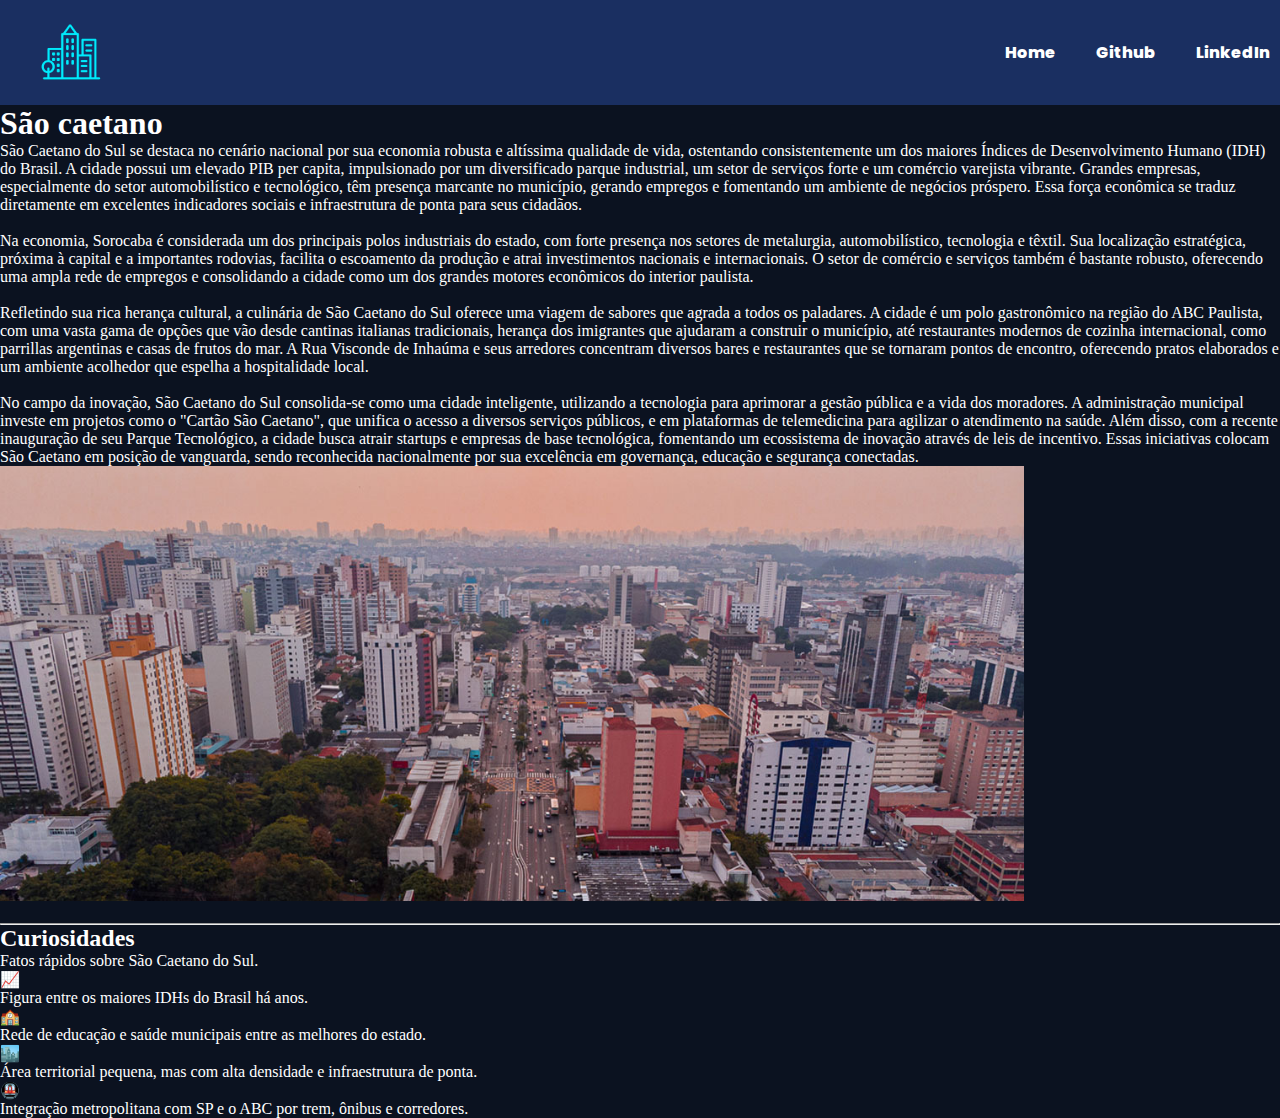
<file: saocaetano.html>
<!DOCTYPE html>
<html lang="pt-br">

<head>
    <meta charset="UTF-8" />
    <meta name="viewport" content="width=device-width, initial-scale=1.0" />
    <meta http-equiv="X-UA compatible" content="ie=edge" />
    <meta http-equiv="X-UA compatible" content="IE=7" />
    <meta name="Author" content="Eduardo Barbosa Silva" />
    <meta name="keywords" content="Sorocaba, São Paulo, Cidades inteligentes" />
    <meta name="robots" content="sorocaba, follow" />
    <meta name="description"
        content="Sorocaba é uma cidade do interior de São Paulo, que vem ganhando muita atenção nas redes sociais ultimamente" />
    <link rel="stylesheet" href="styles/style.css" />
    <link rel="shortcut icon" href="img/Icone de cidade.png" type="image/x-icon" />
    <link rel="preconnect" href="https://fonts.googleapis.com">
    <link rel="preconnect" href="https://fonts.gstatic.com" crossorigin>
    <link
        href="https://fonts.googleapis.com/css2?family=Bebas+Neue&family=Poppins:ital,wght@0,100;0,200;0,300;0,400;0,500;0,600;0,700;0,800;0,900;1,100;1,200;1,300;1,400;1,500;1,600;1,700;1,800;1,900&display=swap"
        rel="stylesheet" />
    <title>Sorocaba</title>
</head>

<body>
    <header>
        <div class="navbar">
            <div class="navheader">
                <img src="img/Logo Azul.png" />
                <div class="menu">
                    <div><a href="index.html">Home</a></div>
                    <div><a href="https://github.com/Xcode-sketch">Github</a></div>
                    <div><a href="https://www.linkedin.com/in/eduardo-barbosa-silva-896635363">LinkedIn</a></div>
                </div>
            </div>
        </div>
    </header>
    <main>
        <section>
            <div class="city-info">
                <div class="city-info-header">
                    <h1>São caetano</h1>
                </div>
                <div class="city-info-content">
                    <div class="city-info-text">
                        <p>São Caetano do Sul se destaca no cenário nacional por sua economia robusta e altíssima
                            qualidade de vida, ostentando consistentemente um dos maiores Índices de Desenvolvimento
                            Humano (IDH) do Brasil. A cidade possui um elevado PIB per capita, impulsionado por um
                            diversificado parque industrial, um setor de serviços forte e um comércio varejista
                            vibrante. Grandes empresas, especialmente do setor automobilístico e tecnológico, têm
                            presença marcante no município, gerando empregos e fomentando um ambiente de negócios
                            próspero. Essa força econômica se traduz diretamente em excelentes indicadores sociais e
                            infraestrutura de ponta para seus cidadãos.</p>
                        <br>
                        <p>Na economia, Sorocaba é considerada um dos principais polos industriais do estado, com forte
                            presença nos setores de metalurgia, automobilístico, tecnologia e têxtil. Sua localização
                            estratégica, próxima à capital e a importantes rodovias, facilita o escoamento da produção e
                            atrai investimentos nacionais e internacionais. O setor de comércio e serviços também é
                            bastante
                            robusto, oferecendo uma ampla rede de empregos e consolidando a cidade como um dos grandes
                            motores econômicos do interior paulista.</p>
                        <br>
                        <p>Refletindo sua rica herança cultural, a culinária de São Caetano do Sul oferece uma viagem de
                            sabores que agrada a todos os paladares. A cidade é um polo gastronômico na região do ABC
                            Paulista, com uma vasta gama de opções que vão desde cantinas italianas tradicionais,
                            herança dos imigrantes que ajudaram a construir o município, até restaurantes modernos de
                            cozinha internacional, como parrillas argentinas e casas de frutos do mar. A Rua Visconde de
                            Inhaúma e seus arredores concentram diversos bares e restaurantes que se tornaram pontos de
                            encontro, oferecendo pratos elaborados e um ambiente acolhedor que espelha a hospitalidade
                            local.</p>
                        <br>
                        <p>No campo da inovação, São Caetano do Sul consolida-se como uma cidade inteligente, utilizando
                            a tecnologia para aprimorar a gestão pública e a vida dos moradores. A administração
                            municipal investe em projetos como o "Cartão São Caetano", que unifica o acesso a diversos
                            serviços públicos, e em plataformas de telemedicina para agilizar o atendimento na saúde.
                            Além disso, com a recente inauguração de seu Parque Tecnológico, a cidade busca atrair
                            startups e empresas de base tecnológica, fomentando um ecossistema de inovação através de
                            leis de incentivo. Essas iniciativas colocam São Caetano em posição de vanguarda, sendo
                            reconhecida nacionalmente por sua excelência em governança, educação e segurança conectadas.
                        </p>
                    </div>
                    <div class="city-image">
                        <img src="img/saocaetanodosul.jpg" alt="Imagem da capital de São Caetano" width="1024px" />
                    </div>
                </div>
                <br>
                <hr>
            </div>
        </section>
    </main>
    <section class="facts">
        <div class="facts-header">
            <h2>Curiosidades</h2>
            <p>Fatos rápidos sobre São Caetano do Sul.</p>
        </div>
        <div class="facts-grid">
            <div class="fact-card"><span class="icon">📈</span>
                <div class="text">Figura entre os maiores IDHs do Brasil há anos.</div>
            </div>
            <div class="fact-card"><span class="icon">🏫</span>
                <div class="text">Rede de educação e saúde municipais entre as melhores do estado.</div>
            </div>
            <div class="fact-card"><span class="icon">🏙️</span>
                <div class="text">Área territorial pequena, mas com alta densidade e infraestrutura de ponta.</div>
            </div>
            <div class="fact-card"><span class="icon">🚇</span>
                <div class="text">Integração metropolitana com SP e o ABC por trem, ônibus e corredores.</div>
            </div>
        </div>
    </section>
    <footer></footer>
</body>

</html>
</file>
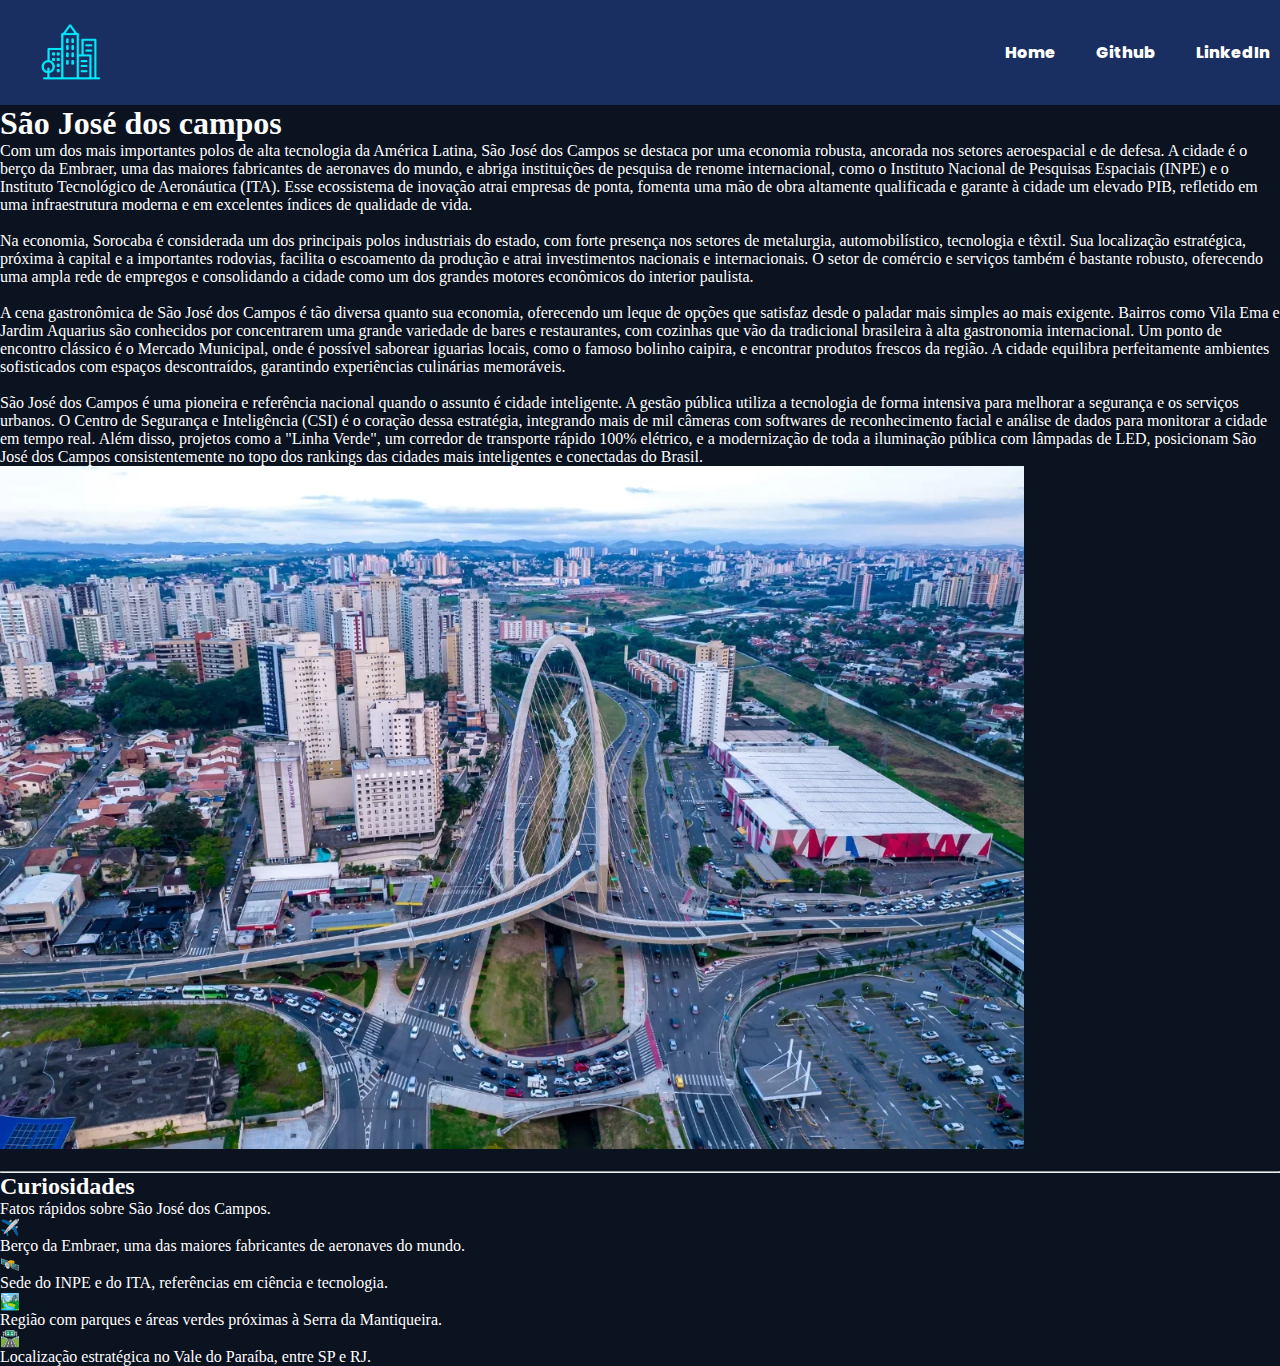
<file: saojosedoscampos.html>
<!DOCTYPE html>
<html lang="pt-br">

<head>
    <meta charset="UTF-8" />
    <meta name="viewport" content="width=device-width, initial-scale=1.0" />
    <meta http-equiv="X-UA compatible" content="ie=edge" />
    <meta http-equiv="X-UA compatible" content="IE=7" />
    <meta name="Author" content="Eduardo Barbosa Silva" />
    <meta name="keywords" content="Sorocaba, São Paulo, Cidades inteligentes" />
    <meta name="robots" content="sorocaba, follow" />
    <meta name="description"
        content="Sorocaba é uma cidade do interior de São Paulo, que vem ganhando muita atenção nas redes sociais ultimamente" />
    <link rel="stylesheet" href="styles/style.css" />
    <link rel="shortcut icon" href="img/Icone de cidade.png" type="image/x-icon" />
    <link rel="preconnect" href="https://fonts.googleapis.com">
    <link rel="preconnect" href="https://fonts.gstatic.com" crossorigin>
    <link
        href="https://fonts.googleapis.com/css2?family=Bebas+Neue&family=Poppins:ital,wght@0,100;0,200;0,300;0,400;0,500;0,600;0,700;0,800;0,900;1,100;1,200;1,300;1,400;1,500;1,600;1,700;1,800;1,900&display=swap"
        rel="stylesheet" />
    <title>Sorocaba</title>
</head>

<body>
    <header>
        <div class="navbar">
            <div class="navheader">
                <img src="img/Logo Azul.png" />
                <div class="menu">
                    <div><a href="index.html">Home</a></div>
                    <div><a href="https://github.com/Xcode-sketch">Github</a></div>
                    <div><a href="https://www.linkedin.com/in/eduardo-barbosa-silva-896635363">LinkedIn</a></div>
                </div>
            </div>
        </div>
    </header>
    <main>
        <section>
            <div class="city-info">
                <div class="city-info-header">
                    <h1>São José dos campos</h1>
                </div>
                <div class="city-info-content">
                    <div class="city-info-text">
                        <p>Com um dos mais importantes polos de alta tecnologia da América Latina, São José dos Campos
                            se destaca por uma economia robusta, ancorada nos setores aeroespacial e de defesa. A cidade
                            é o berço da Embraer, uma das maiores fabricantes de aeronaves do mundo, e abriga
                            instituições de pesquisa de renome internacional, como o Instituto Nacional de Pesquisas
                            Espaciais (INPE) e o Instituto Tecnológico de Aeronáutica (ITA). Esse ecossistema de
                            inovação atrai empresas de ponta, fomenta uma mão de obra altamente qualificada e garante à
                            cidade um elevado PIB, refletido em uma infraestrutura moderna e em excelentes índices de
                            qualidade de vida.</p>
                        <br>
                        <p>Na economia, Sorocaba é considerada um dos principais polos industriais do estado, com forte
                            presença nos setores de metalurgia, automobilístico, tecnologia e têxtil. Sua localização
                            estratégica, próxima à capital e a importantes rodovias, facilita o escoamento da produção e
                            atrai investimentos nacionais e internacionais. O setor de comércio e serviços também é
                            bastante
                            robusto, oferecendo uma ampla rede de empregos e consolidando a cidade como um dos grandes
                            motores econômicos do interior paulista.</p>
                        <br>
                        <p>A cena gastronômica de São José dos Campos é tão diversa quanto sua economia, oferecendo um
                            leque de opções que satisfaz desde o paladar mais simples ao mais exigente. Bairros como
                            Vila Ema e Jardim Aquarius são conhecidos por concentrarem uma grande variedade de bares e
                            restaurantes, com cozinhas que vão da tradicional brasileira à alta gastronomia
                            internacional. Um ponto de encontro clássico é o Mercado Municipal, onde é possível saborear
                            iguarias locais, como o famoso bolinho caipira, e encontrar produtos frescos da região. A
                            cidade equilibra perfeitamente ambientes sofisticados com espaços descontraídos, garantindo
                            experiências culinárias memoráveis.</p>
                        <br>
                        <p>São José dos Campos é uma pioneira e referência nacional quando o assunto é cidade
                            inteligente. A gestão pública utiliza a tecnologia de forma intensiva para melhorar a
                            segurança e os serviços urbanos. O Centro de Segurança e Inteligência (CSI) é o coração
                            dessa estratégia, integrando mais de mil câmeras com softwares de reconhecimento facial e
                            análise de dados para monitorar a cidade em tempo real. Além disso, projetos como a "Linha
                            Verde", um corredor de transporte rápido 100% elétrico, e a modernização de toda a
                            iluminação pública com lâmpadas de LED, posicionam São José dos Campos consistentemente no
                            topo dos rankings das cidades mais inteligentes e conectadas do Brasil.
                        </p>
                    </div>
                    <div class="city-image">
                        <img src="img/sao-jose-campos.jpg" alt="Imagem de São josé dos campos, capital"
                            width="1024px" />
                    </div>
                </div>
                <br>
                <hr>
            </div>
        </section>
    </main>
    <section class="facts">
        <div class="facts-header">
            <h2>Curiosidades</h2>
            <p>Fatos rápidos sobre São José dos Campos.</p>
        </div>
        <div class="facts-grid">
            <div class="fact-card"><span class="icon">✈️</span>
                <div class="text">Berço da Embraer, uma das maiores fabricantes de aeronaves do mundo.</div>
            </div>
            <div class="fact-card"><span class="icon">🛰️</span>
                <div class="text">Sede do INPE e do ITA, referências em ciência e tecnologia.</div>
            </div>
            <div class="fact-card"><span class="icon">🏞️</span>
                <div class="text">Região com parques e áreas verdes próximas à Serra da Mantiqueira.</div>
            </div>
            <div class="fact-card"><span class="icon">🛣️</span>
                <div class="text">Localização estratégica no Vale do Paraíba, entre SP e RJ.</div>
            </div>
        </div>
    </section>
    <footer></footer>
</body>

</html>
</file>
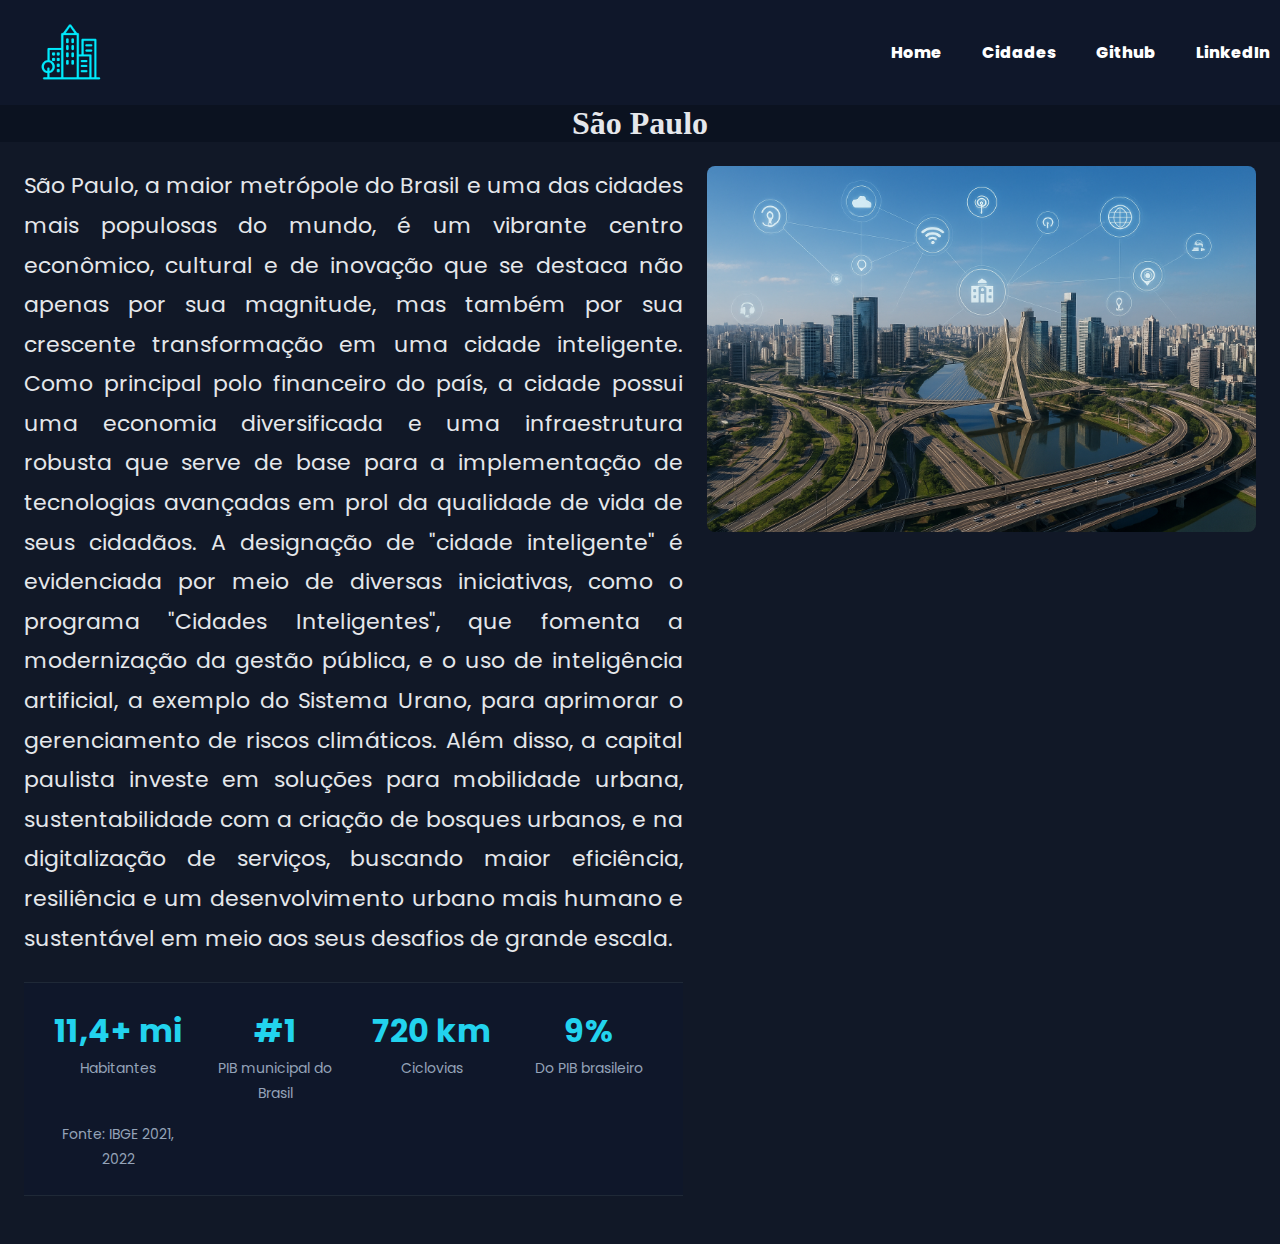
<file: SaoPaulo.html>
<!DOCTYPE html>
<html lang="pt-br">

<head>
    <meta charset="UTF-8" />
    <meta name="viewport" content="width=device-width, initial-scale=1.0" />
    <meta http-equiv="X-UA" content="ie=edge" />
    <meta http-equiv="X-UA" content="IE=7" />
    <meta nome="author" content="Eduardo" />
    <meta nome="ketwords" content="São Paulo, Inteligente, Cidade" />
    <meta nome="description"
        content="A cidade de são Paulo, é uma das cidades inteligentes do estado. Além diso, São Paulo é a cidade mais populosa do brasil" />
    <meta nome="robots" content="SaoPaulo, follow" />
    <link rel="shortcut icon" type="image/x-icon" href="img/icone de sp.png" />
    <link rel="stylesheet" href="styles/styleSP.css" />
    <link rel="preconnect" href="https://fonts.googleapis.com">
    <link rel="preconnect" href="https://fonts.gstatic.com" crossorigin>
    <link
        href="https://fonts.googleapis.com/css2?family=Bebas+Neue&family=Poppins:ital,wght@0,100;0,200;0,300;0,400;0,500;0,600;0,700;0,800;0,900;1,100;1,200;1,300;1,400;1,500;1,600;1,700;1,800;1,900&display=swap"
        rel="stylesheet">
    <title>São Paulo a maior cidade do brasil</title>
</head>

<body>
    <header>
        <div class="navbar">
            <div class="navheader">
                <img src="img/Logo Azul.png" />
                <div class="menu">
                    <div><a href="index.html">Home</a></div>
                    <div>Cidades</div>
                    <div><a href="https://github.com/Xcode-sketch">Github</a></div>
                    <div><a href="https://www.linkedin.com/in/eduardo-barbosa-silva-896635363">LinkedIn</a></div>
                </div>
            </div>
        </div>
    </header>
    <main>
        <div class="sp_info">
            <div class="sp_info_header">
                <h1 id="title">São Paulo</h1>
            </div>
            <div class="sp_info_content">
                <div class="sp_text">
                    <p>São Paulo, a maior metrópole do Brasil e uma das cidades mais populosas do mundo, é um vibrante centro econômico, cultural e de inovação que se destaca não apenas por sua magnitude, mas também por sua crescente transformação em uma cidade inteligente. Como principal polo financeiro do país, a cidade possui uma economia diversificada e uma infraestrutura robusta que serve de base para a implementação de tecnologias avançadas em prol da qualidade de vida de seus cidadãos. A designação de "cidade inteligente" é evidenciada por meio de diversas iniciativas, como o programa "Cidades Inteligentes", que fomenta a modernização da gestão pública, e o uso de inteligência artificial, a exemplo do Sistema Urano, para aprimorar o gerenciamento de riscos climáticos. Além disso, a capital paulista investe em soluções para mobilidade urbana, sustentabilidade com a criação de bosques urbanos, e na digitalização de serviços, buscando maior eficiência, resiliência e um desenvolvimento urbano mais humano e sustentável em meio aos seus desafios de grande escala.</p>
                </div>
                <div class="sp_image">
                    <img src="img/imagenSP.png" alt="Imagem de São Paulo" />
                </div>
                    <section class="sp_stats">
                        <div class="stat">
                            <strong>11,4+ mi</strong><span>Habitantes</span>
                        </div> 
                        <div class="stat">
                            <strong>#1</strong><span>PIB municipal do Brasil</span>
                        </div> 
                        <div class="stat">
                            <strong>720 km</strong><span>Ciclovias</span>
                        </div> 
                        <div class="stat">
                            <strong>9%</strong><span>Do PIB brasileiro</span>
                        </div> 
                        <div class="stat">
                            <span>Fonte: IBGE 2021, 2022</span>
                        </div>
                    </section>
            </div>
        </div>
        
    </main>
</body>

</html>
</file>
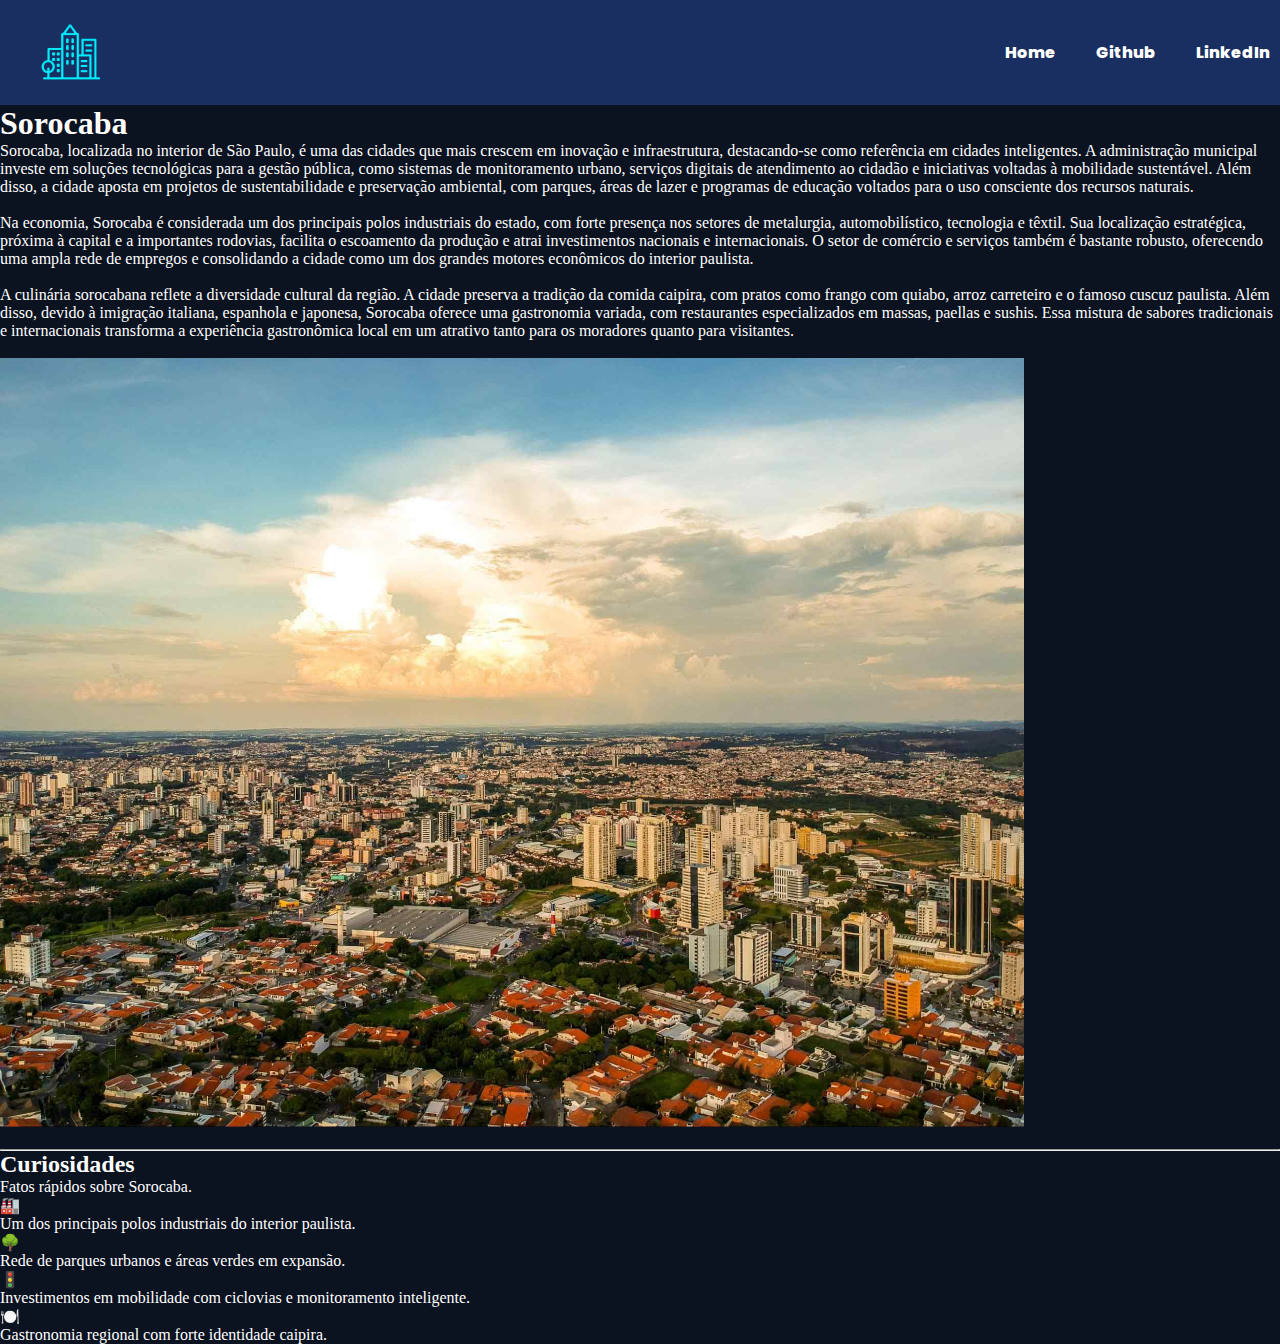
<file: sorocaba.html>
<!DOCTYPE html>
<html lang="pt-br">

<head>
    <meta charset="UTF-8" />
    <meta name="viewport" content="width=device-width, initial-scale=1.0" />
    <meta http-equiv="X-UA compatible" content="ie=edge" />
    <meta http-equiv="X-UA compatible" content="IE=7" />
    <meta name="Author" content="Eduardo Barbosa Silva" />
    <meta name="keywords" content="Sorocaba, São Paulo, Cidades inteligentes" />
    <meta name="robots" content="sorocaba, follow" />
    <meta name="description"
        content="Sorocaba é uma cidade do interior de São Paulo, que vem ganhando muita atenção nas redes sociais ultimamente" />
    <link rel="stylesheet" href="styles/style.css" />
    <link rel="shortcut icon" href="img/Icone de cidade.png" type="image/x-icon" />
    <link rel="preconnect" href="https://fonts.googleapis.com">
    <link rel="preconnect" href="https://fonts.gstatic.com" crossorigin>
    <link
        href="https://fonts.googleapis.com/css2?family=Bebas+Neue&family=Poppins:ital,wght@0,100;0,200;0,300;0,400;0,500;0,600;0,700;0,800;0,900;1,100;1,200;1,300;1,400;1,500;1,600;1,700;1,800;1,900&display=swap"
        rel="stylesheet" />
    <title>Sorocaba</title>
</head>

<body>
    <header>
        <div class="navbar">
            <div class="navheader">
                <img src="img/Logo Azul.png" />
                <div class="menu">
                    <div><a href="index.html">Home</a></div>
                    <div><a href="https://github.com/Xcode-sketch">Github</a></div>
                    <div><a href="https://www.linkedin.com/in/eduardo-barbosa-silva-896635363">LinkedIn</a></div>
                </div>
            </div>
        </div>
    </header>
    <main>
        <section>
            <div class="city-info">
                <div class="city-info-header">
                    <h1>Sorocaba</h1>
                </div>
                <div class="city-info-content">
                    <div class="city-info-text">
                        <p>Sorocaba, localizada no interior de São Paulo, é uma das cidades que mais crescem em inovação
                            e
                            infraestrutura, destacando-se como referência em cidades inteligentes. A administração
                            municipal
                            investe em soluções tecnológicas para a gestão pública, como sistemas de monitoramento
                            urbano,
                            serviços digitais de atendimento ao cidadão e iniciativas voltadas à mobilidade sustentável.
                            Além disso, a cidade aposta em projetos de sustentabilidade e preservação ambiental, com
                            parques, áreas de lazer e programas de educação voltados para o uso consciente dos recursos
                            naturais.</p>
                        <br>
                        <p>Na economia, Sorocaba é considerada um dos principais polos industriais do estado, com forte
                            presença nos setores de metalurgia, automobilístico, tecnologia e têxtil. Sua localização
                            estratégica, próxima à capital e a importantes rodovias, facilita o escoamento da produção e
                            atrai investimentos nacionais e internacionais. O setor de comércio e serviços também é
                            bastante
                            robusto, oferecendo uma ampla rede de empregos e consolidando a cidade como um dos grandes
                            motores econômicos do interior paulista.</p>
                        <br>
                        <p>A culinária sorocabana reflete a diversidade cultural da região. A cidade preserva a tradição
                            da
                            comida caipira, com pratos como frango com quiabo, arroz carreteiro e o famoso cuscuz
                            paulista.
                            Além disso, devido à imigração italiana, espanhola e japonesa, Sorocaba oferece uma
                            gastronomia
                            variada, com restaurantes especializados em massas, paellas e sushis. Essa mistura de
                            sabores
                            tradicionais e internacionais transforma a experiência gastronômica local em um atrativo
                            tanto
                            para os moradores quanto para visitantes.</p>
                        <br>
                    </div>
                    <div class="city-image">
                        <img src="img/sorocaba-sp-to-de-passagem-1.jpg"
                            alt="Uma foto aérea, tirada de um ponto de vista elevado, que mostra uma vasta paisagem urbana se estendendo até o horizonte. A imagem captura uma grande cidade em um dia de céu parcialmente nublado, provavelmente no final da tarde, a julgar pela luz dourada que ilumina as nuvens.

No primeiro plano, mais próximo do observador, há uma área densa de casas baixas com telhados de cerâmica em tons de laranja e marrom. Pequenas árvores verdes se espalham entre as residências.

Avançando para o centro da imagem, a paisagem urbana muda. Surgem prédios altos, brancos e cinzas, que se destacam como um centro comercial ou uma área mais moderna da cidade. Entre as casas e os prédios altos, é possível ver um grande galpão com teto cinza.

Ao fundo, a cidade continua a se espalhar, com os edifícios se tornando menores e menos distintos à medida que se aproximam da linha do horizonte.

O céu ocupa cerca de um terço da imagem. Na parte superior, há uma grande e imponente formação de nuvens brancas, que parecem um cogumelo de algodão. Essas nuvens são dramaticamente iluminadas por uma luz amarela e dourada do sol, que lhes dá um brilho intenso. Ao redor, o céu é de um azul claro, com outras nuvens mais finas e acinzentadas espalhadas.

A sensação geral é a de uma metrópole grande e pulsante, com um contraste entre as áreas residenciais mais baixas e o centro verticalizado, tudo sob um céu expressivo e de grande beleza."
                            width="1024px" />
                    </div>
                </div>
                <br>
                <hr>
            </div>
        </section>
    </main>
    <section class="facts">
        <div class="facts-header">
            <h2>Curiosidades</h2>
            <p>Fatos rápidos sobre Sorocaba.</p>
        </div>
        <div class="facts-grid">
            <div class="fact-card"><span class="icon">🏭</span>
                <div class="text">Um dos principais polos industriais do interior paulista.</div>
            </div>
            <div class="fact-card"><span class="icon">🌳</span>
                <div class="text">Rede de parques urbanos e áreas verdes em expansão.</div>
            </div>
            <div class="fact-card"><span class="icon">🚦</span>
                <div class="text">Investimentos em mobilidade com ciclovias e monitoramento inteligente.</div>
            </div>
            <div class="fact-card"><span class="icon">🍽️</span>
                <div class="text">Gastronomia regional com forte identidade caipira.</div>
            </div>
        </div>
    </section>
    <footer></footer>
</body>

</html>
</file>
<file: styles/style.css>
* {
    margin: 0;
    padding: 0;
    text-decoration: none;
}
body {
    background-color: #0b1220;
    color: white;
}
.navheader {
    display: flex;
    flex-direction: row;
    align-items: center;
    padding: 10px;
    justify-content: space-between;
    color: white;
    background-color: #1a2f61;
    font-family: "Poppins", sans-serif;
    font-weight: 800;
}
.navheader .menu {
    display: flex;
    gap: 40px;
    font-family: "Poppins", sans-serif;
    font-weight: 800;
}
.navheader a,
a,
a:visited {
    color: inherit;
    text-decoration: none;
}
.navheader img{
    width: 128px;
    margin-right: auto;
    flex-direction: row;
    justify-content: start;
}


.intro {
    max-width: 900px;
    margin: 32px auto 24px auto;
    padding: 24px;
    background: #111827;
    color: #e5e7eb;
    border-radius: 12px;
    box-shadow: 0 2px 16px rgba(34, 211, 238, 0.08);
    text-align: center;
}
.intro h1 {
    font-size: 2.4rem;
    margin-bottom: 12px;
    color: #22d3ee;
    font-family: "Poppins", sans-serif;
}
.intro p {
    font-size: 1.1rem;
    color: #e5e7eb;
}
.city-list {
    max-width: 1200px;
    margin: 0 auto;
    padding: 16px 0 32px 0;
}
.city-grid {
    display: grid;
    grid-template-columns: repeat(auto-fit, minmax(260px, 1fr));
    gap: 32px;
}
.city-card {
    background: #0f172a;
    color: #e5e7eb;
    border-radius: 10px;
    box-shadow: 0 2px 12px rgba(34, 211, 238, 0.07);
    padding: 24px 18px 18px 18px;
    display: flex;
    flex-direction: column;
    align-items: center;
    min-height: 220px;
    transition: box-shadow 0.2s;
}
.city-card .city-btn {
    display: inline-block;
    margin-top: 16px;
    padding: 10px 24px;
    font-size: 1rem;
    font-family: "Poppins", sans-serif;
    color: #22d3ee;
    background: rgba(34, 211, 238, 0.08);
    border: 2px solid #22d3ee;
    border-radius: 6px;
    cursor: pointer;
    text-decoration: none;
    transition: background 0.2s, color 0.2s, border 0.2s;
    box-shadow: 0 1px 6px rgba(34, 211, 238, 0.10);
}
.city-card .city-btn:hover, .city-card .city-btn:focus {
    background: #22d3ee;
    color: #0f172a;
    border-color: #22d3ee;
    text-decoration: none;
}
.city-card:hover {
    box-shadow: 0 4px 24px rgba(34, 211, 238, 0.18);
}
.city-img img{
    width: 80px;
    height: 80px;
    background: #22d3ee22;
    border-radius: 50%;
    margin-bottom: 16px;
    display: flex;
    align-items: center;
    justify-content: center;
}
.city-title {
    font-size: 1.3rem;
    color: #22d3ee;
    margin-bottom: 8px;
    font-family: "Poppins", sans-serif;
    text-align: center;
}
.city-desc {
    font-size: 1rem;
    color: #e5e7eb;
    text-align: center;
}
</file>
<file: styles/styleSP.css>
* {
    margin: 0;
    padding: 0;
    text-decoration: none;
}
body {
    background-color: #0b1220;
}
.navheader {
    display: flex;
    flex-direction: row;
    align-items: center;
    padding: 10px;
    justify-content: space-between;
    color: white;
    background-color: #0f172a;
    font-family: "Poppins", sans-serif;
    font-weight: 800;
}
.navheader .menu {
    display: flex;
    gap: 40px;
}
.navheader a,
a,
a:visited {
    color: inherit;
    text-decoration: none;
}
.navheader img{
    width: 128px;
    margin-right: auto;
    flex-direction: row;
    justify-content: start;
}
.sp_info_header {
    display: flex;
    flex-direction: column;
    align-items: center;
    background-color: #0b1220;
    color:#e5e7eb;
}
#Titulo {
    font-size: 64px;
}
.sp_info_content {
    display: grid;
    grid-template-columns: 1.2fr 1fr;
    align-items: start;
    gap: 24px;
    padding: 24px;
    max-width: 1900px;
    margin: 0 auto;
    background: #111827;
    color: #e5e7eb;
}
.sp_text p {
    font-family: "Poppins", sans-serif;
    line-height: 1.8;
    font-size: 22px;
    text-align: justify;
}
.sp_image img {
    width: 100%;
    height: auto;
    border-radius: 8px;
    display: block;
}

.sp_stats .stat 
{ 
    text-align:center;
    color:#e5e7eb;
    font-family:"Poppins",sans-serif;
}

.sp_stats .stat strong {
    display:block;
    font-size:32px; 
    color:#22d3ee;
    letter-spacing:0.5px;
} .sp_stats .stat span {
    font-size:14px;
    color:#94a3b8;
} 

.sp_stats {
    display:grid;
    grid-template-columns:repeat(4,1fr);
    gap:16px; 
    padding:24px;
    max-width:1200px;
    margin:0 auto 24px;
    background:#0f172a;
    border-top:1px solid #1f2937;
    border-bottom:1px solid #1f2937;
}

/* Me lembrar de que isso é do design responsivo */
@media (max-width: 900px) {
    #Titulo { font-size: 48px; }
    .sp_info_content { grid-template-columns: 1fr; }
}
@media (max-width: 560px) {
    #Titulo { font-size: 36px; }
    .sp_info_content { padding: 16px; }
}

@media (max-width:900px){
     .sp_stats{grid-template-columns:1fr 1fr;}
 } 
 @media (max-width:560px){
     .sp_stats{grid-template-columns:1fr;} 
}
</file>
